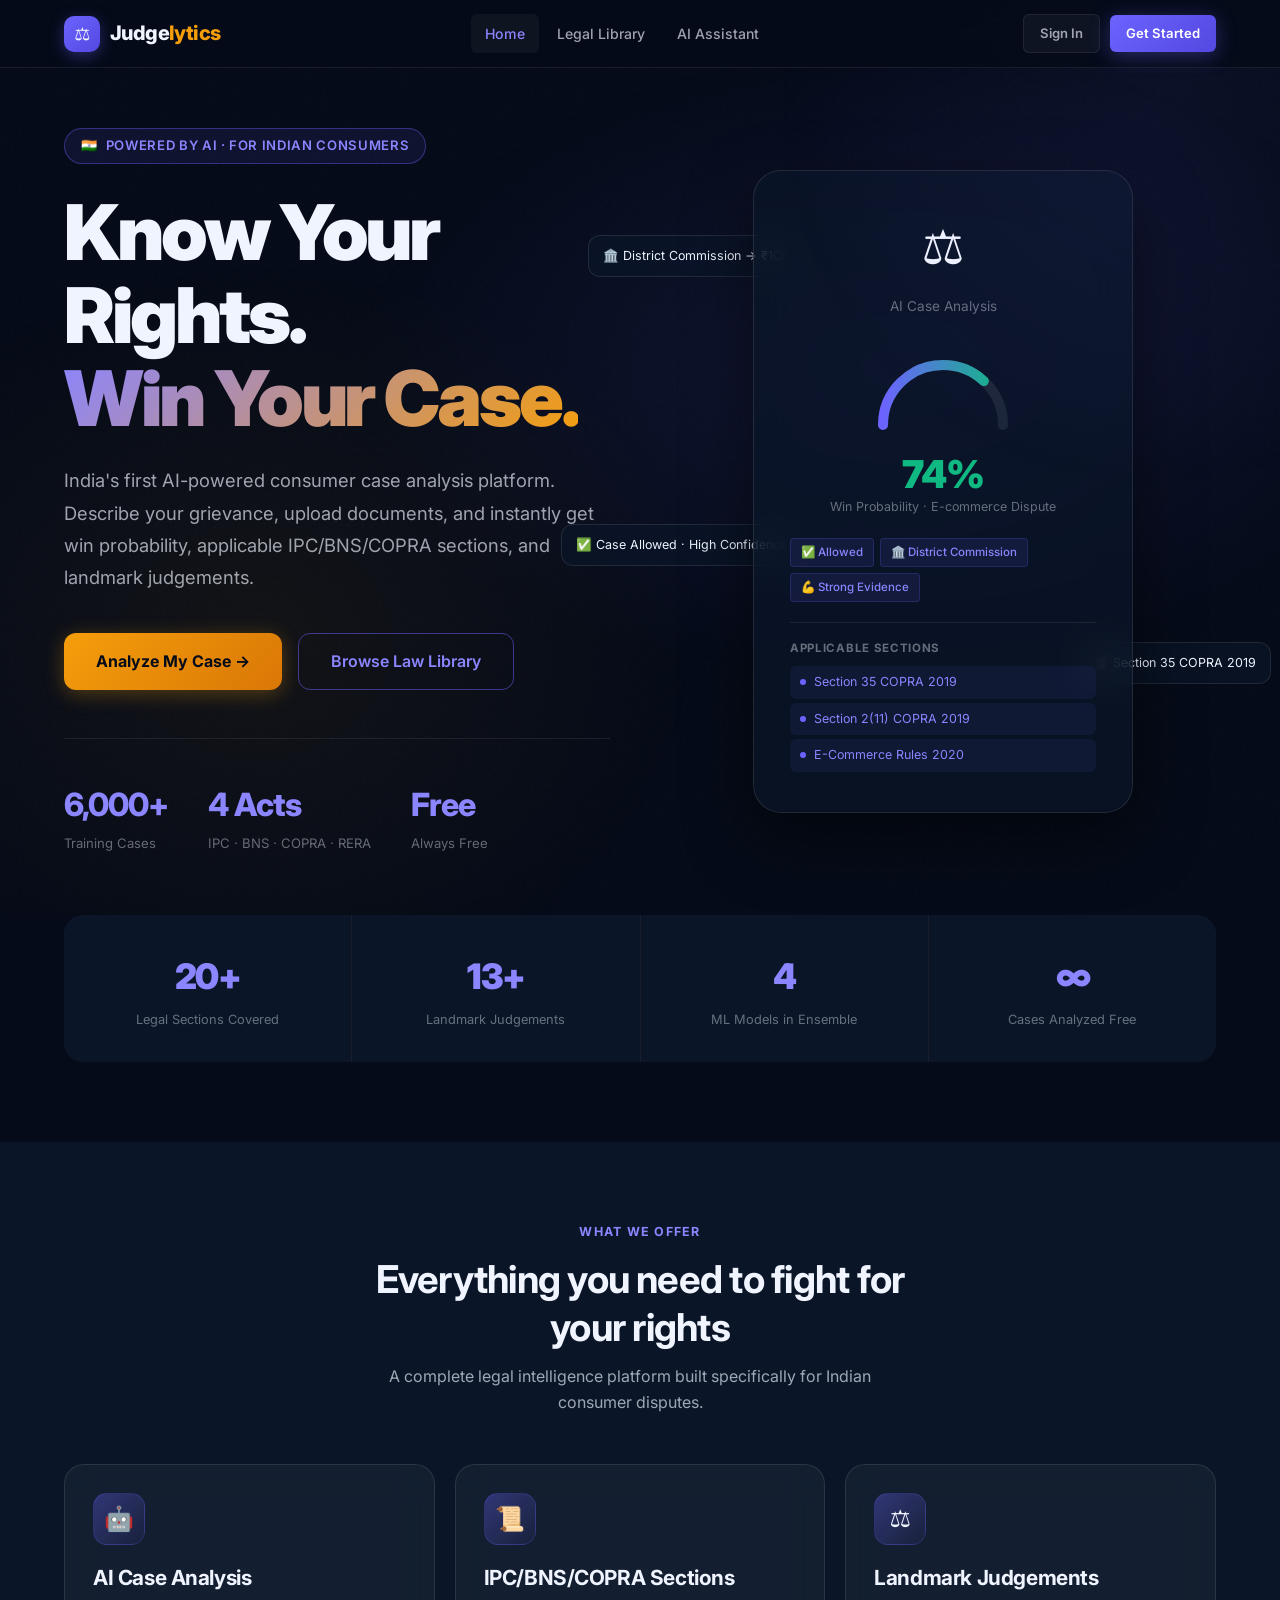
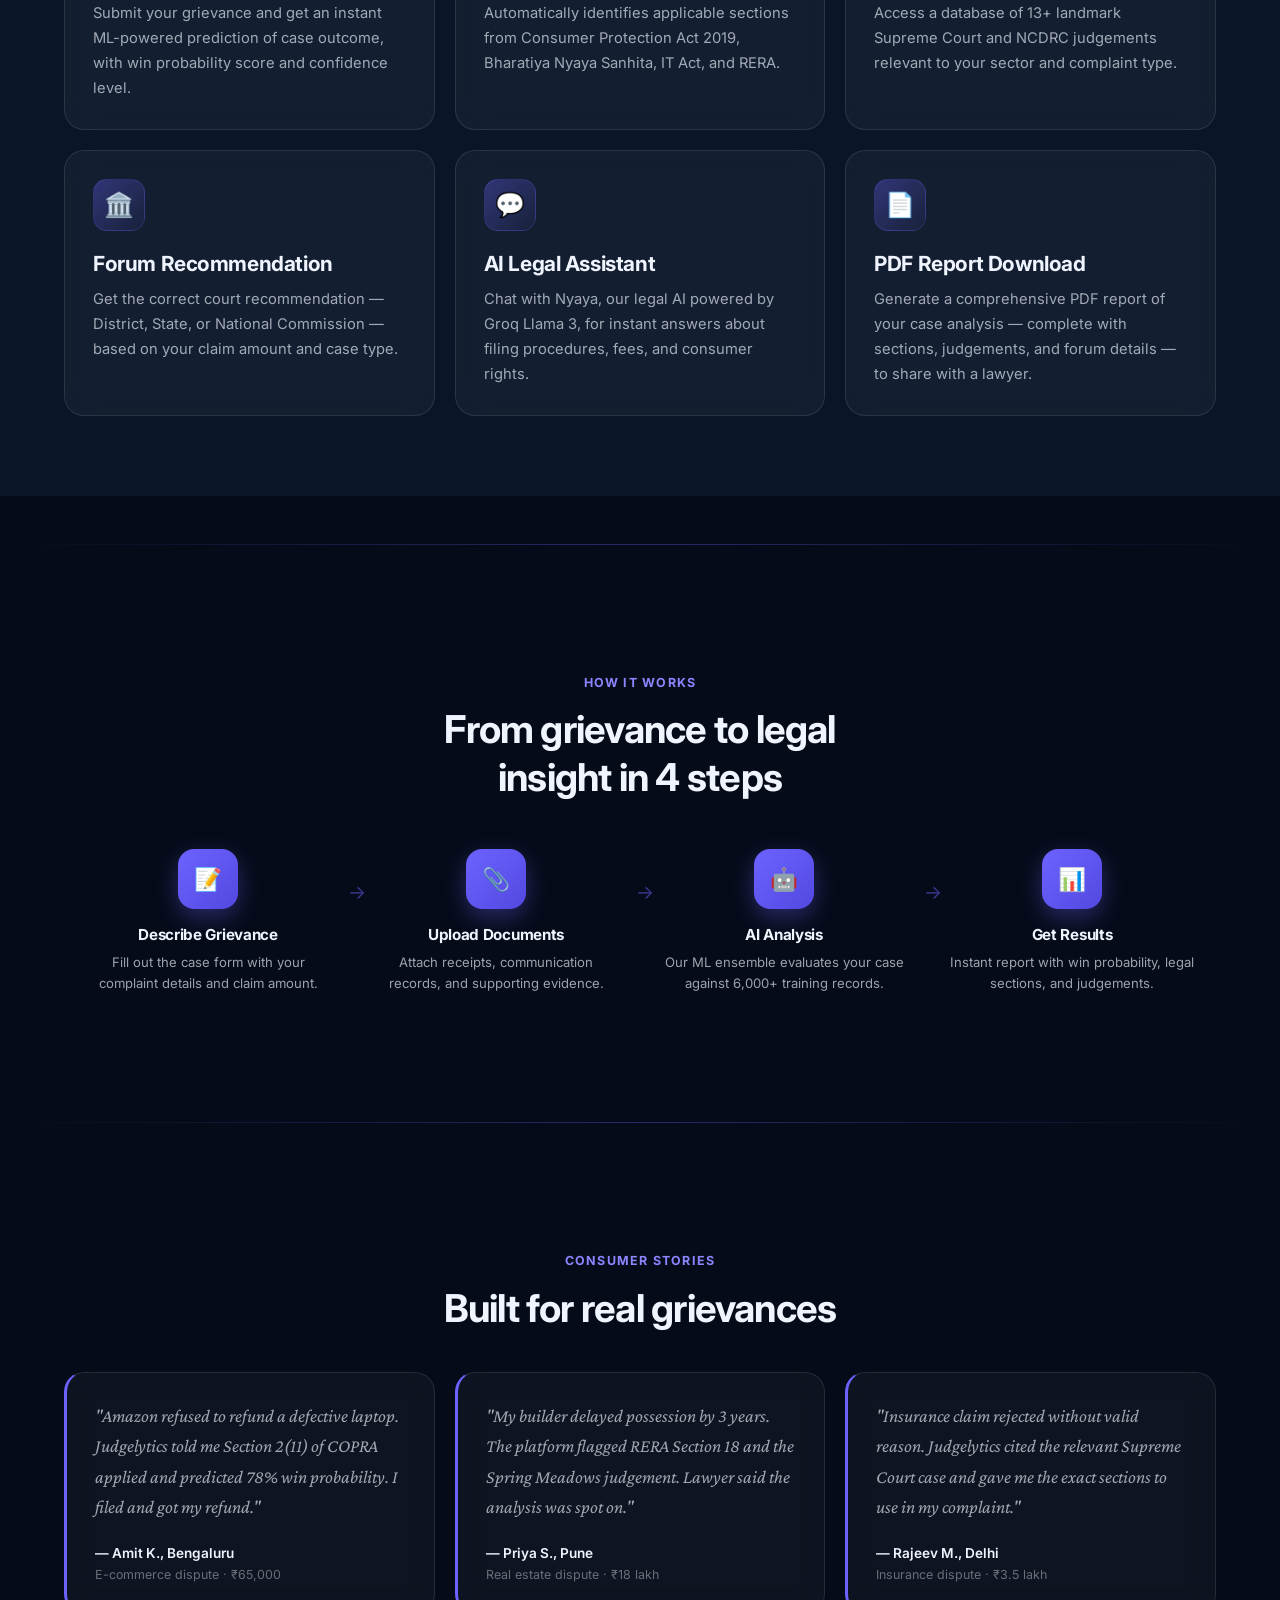
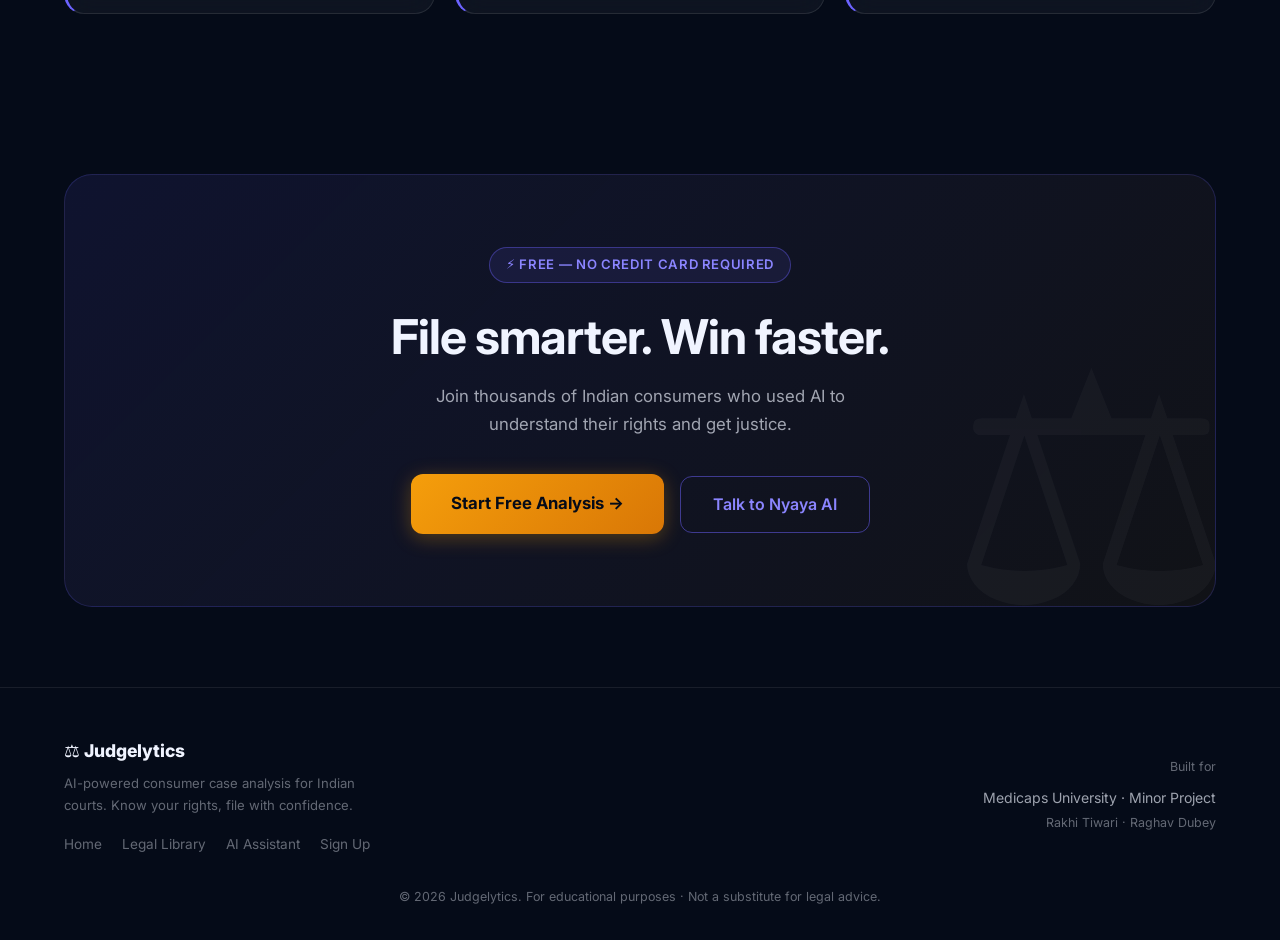
<file: frontend/index.html>
<!DOCTYPE html>
<html lang="en">
<head>
  <meta charset="UTF-8" />
  <meta name="viewport" content="width=device-width, initial-scale=1.0" />
  <title>Judgelytics — AI-Powered Consumer Case Analysis India</title>
  <meta name="description" content="Judgelytics is India's #1 AI legal platform for consumer cases. Submit your grievance, get win probability analysis, applicable IPC/BNS/COPRA sections, and landmark judgements instantly." />
  <link rel="stylesheet" href="css/styles.css" />
  <style>
    /* ── Landing-specific styles ── */
    .nav-cta-group { display: flex; gap: 10px; align-items: center; }

    .hero { padding-top: var(--nav-h); }
    .hero-inner {
      display: grid;
      grid-template-columns: 1fr 1fr;
      gap: 60px;
      align-items: center;
      min-height: calc(100vh - var(--nav-h));
      padding: 60px 0;
    }

    .hero-visual {
      position: relative;
      display: flex;
      align-items: center;
      justify-content: center;
    }

    /* Animated scales of justice SVG card */
    .hero-card {
      background: var(--glass-bg);
      border: 1px solid var(--glass-border);
      border-radius: var(--radius-xl);
      padding: 36px;
      width: 100%;
      max-width: 380px;
      backdrop-filter: blur(20px);
      box-shadow: var(--shadow-lg);
      animation: heroCardFloat 6s ease-in-out infinite;
    }

    @keyframes heroCardFloat {
      0%, 100% { transform: translateY(0); }
      50% { transform: translateY(-12px); }
    }

    .hero-card-header { text-align: center; margin-bottom: 28px; }
    .hero-card-icon { font-size: 3rem; margin-bottom: 8px; }
    .hero-card-title { font-size: 0.85rem; color: var(--text-muted); }

    .gauge-mini {
      position: relative;
      width: 160px;
      height: 90px;
      margin: 0 auto 20px;
    }

    .gauge-mini svg { width: 100%; height: 100%; }

    .prob-value {
      text-align: center;
      font-size: 2.4rem;
      font-weight: 900;
      color: var(--success);
      letter-spacing: -0.04em;
      line-height: 1;
      margin-bottom: 4px;
    }

    .prob-label { text-align: center; font-size: 0.78rem; color: var(--text-muted); }

    .result-tags { display: flex; gap: 6px; flex-wrap: wrap; margin-top: 20px; }
    .result-tags .tag { font-size: 0.72rem; }

    /* Mini case items in hero card */
    .hero-card-section { margin-top: 20px; padding-top: 16px; border-top: 1px solid var(--border); }
    .hero-card-section-title { font-size: 0.72rem; text-transform: uppercase; letter-spacing: .06em; color: var(--text-muted); margin-bottom: 8px; font-weight: 700; }
    .section-chip {
      display: flex; align-items: center; gap: 8px;
      padding: 6px 10px;
      border-radius: 6px;
      background: rgba(108,99,255,0.08);
      margin-bottom: 4px;
      font-size: 0.78rem;
      color: var(--primary-light);
    }
    .section-chip .dot { width: 6px; height: 6px; border-radius: 50%; background: var(--primary); flex-shrink: 0; }

    /* Floating badge cards around hero */
    .hero-float {
      position: absolute;
      background: var(--glass-bg);
      border: 1px solid var(--glass-border);
      border-radius: var(--radius);
      padding: 10px 14px;
      backdrop-filter: blur(16px);
      font-size: 0.78rem;
      white-space: nowrap;
      animation: heroFloat 5s ease-in-out infinite;
    }

    .hero-float-1 { top: 10%; left: -15%; animation-delay: 0s; }
    .hero-float-2 { bottom: 20%; right: -10%; animation-delay: 2s; }
    .hero-float-3 { top: 55%; left: -20%; animation-delay: 1s; }

    @keyframes heroFloat {
      0%, 100% { transform: translateY(0) rotate(-1deg); }
      50% { transform: translateY(-8px) rotate(1deg); }
    }

    /* Feature section */
    .features-section { background: var(--bg-secondary); }

    /* Steps section */
    .how-steps {
      display: grid;
      grid-template-columns: repeat(4, 1fr);
      gap: 0;
      position: relative;
      margin-top: 48px;
    }

    .how-step {
      text-align: center;
      padding: 0 20px;
      position: relative;
    }

    .how-step::after {
      content: '→';
      position: absolute;
      right: -14px;
      top: 28px;
      color: var(--primary);
      font-size: 1.2rem;
      opacity: 0.5;
    }

    .how-step:last-child::after { display: none; }

    .how-step-num {
      width: 60px; height: 60px;
      border-radius: 16px;
      background: linear-gradient(135deg, var(--primary), var(--primary-dark));
      display: flex; align-items: center; justify-content: center;
      font-size: 1.4rem;
      margin: 0 auto 16px;
      box-shadow: 0 8px 24px var(--primary-glow);
    }

    .how-step-title { font-size: 0.95rem; font-weight: 700; margin-bottom: 8px; }
    .how-step-desc { font-size: 0.82rem; color: var(--text-secondary); line-height: 1.6; }

    /* Stats bar */
    .stats-bar {
      display: grid;
      grid-template-columns: repeat(4, 1fr);
      gap: 1px;
      background: var(--border);
      border-radius: var(--radius-lg);
      overflow: hidden;
    }

    .stat-item {
      background: var(--bg-secondary);
      padding: 32px 20px;
      text-align: center;
    }

    .stat-item-num { font-size: 2.2rem; font-weight: 900; color: var(--primary-light); letter-spacing: -.04em; }
    .stat-item-label { font-size: 0.8rem; color: var(--text-muted); margin-top: 4px; }

    /* Testimonial */
    .testimonial-card {
      border-left: 3px solid var(--primary);
      padding: 28px;
    }

    .testimonial-text {
      font-family: 'Crimson Pro', Georgia, serif;
      font-size: 1.15rem;
      line-height: 1.65;
      color: var(--text-secondary);
      font-style: italic;
      margin-bottom: 20px;
    }

    .testimonial-author { font-size: 0.85rem; font-weight: 600; }
    .testimonial-role { font-size: 0.78rem; color: var(--text-muted); }

    /* CTA section */
    .cta-section {
      background: linear-gradient(135deg, rgba(108,99,255,0.1) 0%, rgba(245,158,11,0.05) 100%);
      border: 1px solid rgba(108,99,255,0.2);
      border-radius: var(--radius-xl);
      padding: 72px 48px;
      text-align: center;
      position: relative;
      overflow: hidden;
    }

    .cta-section::before {
      content: '⚖️';
      position: absolute;
      font-size: 20rem;
      opacity: 0.03;
      bottom: -40px;
      right: -20px;
      line-height: 1;
    }

    /* Footer */
    .footer {
      padding: 48px 0 32px;
      border-top: 1px solid var(--border);
      color: var(--text-muted);
    }

    .footer-brand { font-weight: 800; font-size: 1.1rem; color: var(--text-primary); margin-bottom: 8px; }
    .footer-links { display: flex; gap: 20px; margin-top: 16px; }
    .footer-links a { font-size: 0.85rem; color: var(--text-muted); }
    .footer-links a:hover { color: var(--text-primary); }
    .footer-copy { font-size: 0.78rem; margin-top: 32px; text-align: center; }

    @media (max-width: 900px) {
      .hero-inner { grid-template-columns: 1fr; }
      .hero-visual { display: none; }
      .how-steps { grid-template-columns: repeat(2, 1fr); gap: 32px; }
      .how-step::after { display: none; }
      .stats-bar { grid-template-columns: repeat(2, 1fr); }
    }
  </style>
</head>
<body>

<!-- ═══ NAVBAR ═══════════════════════════════════════════════════════ -->
<nav class="navbar" id="navbar">
  <div class="navbar-inner">
    <a href="index.html" class="navbar-brand">
      <div class="brand-icon">⚖️</div>
      <span class="brand-name">Judge<span>lytics</span></span>
    </a>

    <ul class="navbar-links" id="navLinks">
      <li><a href="index.html" class="active">Home</a></li>
      <li><a href="legal-library.html">Legal Library</a></li>
      <li><a href="chat.html">AI Assistant</a></li>
      <li id="navDashboardItem" style="display:none"><a href="dashboard.html">Dashboard</a></li>
    </ul>

    <div class="nav-cta-group" id="navCta">
      <a href="login.html" class="btn btn-ghost btn-sm" id="navLogin">Sign In</a>
      <a href="register.html" class="btn btn-primary btn-sm" id="navRegister">Get Started</a>
    </div>
  </div>
</nav>

<!-- ═══ HERO ══════════════════════════════════════════════════════════ -->
<section class="hero">
  <div class="hero-bg"></div>
  <div class="container">
    <div class="hero-inner">

      <!-- Left: Text -->
      <div class="hero-content">
        <div class="hero-badge animate-in">
          <span>🇮🇳</span> Powered by AI · For Indian Consumers
        </div>

        <h1 class="hero-title animate-in-delay-1">
          Know Your Rights.<br>
          <span class="gradient-text">Win Your Case.</span>
        </h1>

        <p class="hero-desc animate-in-delay-2">
          India's first AI-powered consumer case analysis platform. Describe your grievance, upload documents, and instantly get win probability, applicable IPC/BNS/COPRA sections, and landmark judgements.
        </p>

        <div class="flex gap-16 animate-in-delay-3">
          <a href="register.html" class="btn btn-accent btn-lg" id="heroCtaPrimary">
            Analyze My Case →
          </a>
          <a href="legal-library.html" class="btn btn-outline btn-lg">
            Browse Law Library
          </a>
        </div>

        <div class="hero-stats animate-in-delay-4">
          <div>
            <div class="hero-stat-num">6,000+</div>
            <div class="hero-stat-label">Training Cases</div>
          </div>
          <div>
            <div class="hero-stat-num">4 Acts</div>
            <div class="hero-stat-label">IPC · BNS · COPRA · RERA</div>
          </div>
          <div>
            <div class="hero-stat-num">Free</div>
            <div class="hero-stat-label">Always Free</div>
          </div>
        </div>
      </div>

      <!-- Right: Visual Card -->
      <div class="hero-visual">
        <div class="hero-float hero-float-1">🏛️ District Commission → ₹1Cr</div>
        <div class="hero-float hero-float-2">📋 Section 35 COPRA 2019</div>
        <div class="hero-float hero-float-3">✅ Case Allowed · High Confidence</div>

        <div class="hero-card">
          <div class="hero-card-header">
            <div class="hero-card-icon">⚖️</div>
            <div class="hero-card-title">AI Case Analysis</div>
          </div>

          <!-- Mini animated gauge -->
          <div class="gauge-mini">
            <svg viewBox="0 0 160 90" xmlns="http://www.w3.org/2000/svg">
              <defs>
                <linearGradient id="gaugeGrad" x1="0%" y1="0%" x2="100%" y2="0%">
                  <stop offset="0%" style="stop-color:#6C63FF"/>
                  <stop offset="100%" style="stop-color:#10B981"/>
                </linearGradient>
              </defs>
              <!-- Track -->
              <path d="M 20 80 A 60 60 0 0 1 140 80" fill="none" stroke="rgba(255,255,255,0.08)" stroke-width="10" stroke-linecap="round"/>
              <!-- Fill (74%) -->
              <path id="heroGaugeFill" d="M 20 80 A 60 60 0 0 1 140 80" fill="none" stroke="url(#gaugeGrad)" stroke-width="10" stroke-linecap="round"
                    stroke-dasharray="188" stroke-dashoffset="49"
                    style="transition: stroke-dashoffset 1.5s cubic-bezier(0.4,0,0.2,1)"/>
            </svg>
          </div>

          <div class="prob-value">74%</div>
          <div class="prob-label">Win Probability · E-commerce Dispute</div>

          <div class="result-tags">
            <span class="tag">✅ Allowed</span>
            <span class="tag">🏛️ District Commission</span>
            <span class="tag">💪 Strong Evidence</span>
          </div>

          <div class="hero-card-section">
            <div class="hero-card-section-title">Applicable Sections</div>
            <div class="section-chip"><div class="dot"></div>Section 35 COPRA 2019</div>
            <div class="section-chip"><div class="dot"></div>Section 2(11) COPRA 2019</div>
            <div class="section-chip"><div class="dot"></div>E-Commerce Rules 2020</div>
          </div>
        </div>
      </div>

    </div>
  </div>
</section>

<!-- ═══ STATS BAR ══════════════════════════════════════════════════════ -->
<section style="padding: 0 0 80px 0;">
  <div class="container">
    <div class="stats-bar">
      <div class="stat-item">
        <div class="stat-item-num">20+</div>
        <div class="stat-item-label">Legal Sections Covered</div>
      </div>
      <div class="stat-item">
        <div class="stat-item-num">13+</div>
        <div class="stat-item-label">Landmark Judgements</div>
      </div>
      <div class="stat-item">
        <div class="stat-item-num">4</div>
        <div class="stat-item-label">ML Models in Ensemble</div>
      </div>
      <div class="stat-item">
        <div class="stat-item-num">∞</div>
        <div class="stat-item-label">Cases Analyzed Free</div>
      </div>
    </div>
  </div>
</section>

<!-- ═══ FEATURES ══════════════════════════════════════════════════════ -->
<section class="section-pad features-section">
  <div class="container">
    <div class="section-header text-center" style="max-width:560px; margin: 0 auto 48px;">
      <div class="eyebrow">What We Offer</div>
      <h2>Everything you need to fight for your rights</h2>
      <p style="color:var(--text-secondary); margin-top:12px;">A complete legal intelligence platform built specifically for Indian consumer disputes.</p>
    </div>

    <div class="grid-3" id="featuresGrid">
      <div class="card feature-card">
        <div class="feature-icon">🤖</div>
        <h3 class="feature-title">AI Case Analysis</h3>
        <p class="feature-desc">Submit your grievance and get an instant ML-powered prediction of case outcome, with win probability score and confidence level.</p>
      </div>
      <div class="card feature-card">
        <div class="feature-icon">📜</div>
        <h3 class="feature-title">IPC/BNS/COPRA Sections</h3>
        <p class="feature-desc">Automatically identifies applicable sections from Consumer Protection Act 2019, Bharatiya Nyaya Sanhita, IT Act, and RERA.</p>
      </div>
      <div class="card feature-card">
        <div class="feature-icon">⚖️</div>
        <h3 class="feature-title">Landmark Judgements</h3>
        <p class="feature-desc">Access a database of 13+ landmark Supreme Court and NCDRC judgements relevant to your sector and complaint type.</p>
      </div>
      <div class="card feature-card">
        <div class="feature-icon">🏛️</div>
        <h3 class="feature-title">Forum Recommendation</h3>
        <p class="feature-desc">Get the correct court recommendation — District, State, or National Commission — based on your claim amount and case type.</p>
      </div>
      <div class="card feature-card">
        <div class="feature-icon">💬</div>
        <h3 class="feature-title">AI Legal Assistant</h3>
        <p class="feature-desc">Chat with Nyaya, our legal AI powered by Groq Llama 3, for instant answers about filing procedures, fees, and consumer rights.</p>
      </div>
      <div class="card feature-card">
        <div class="feature-icon">📄</div>
        <h3 class="feature-title">PDF Report Download</h3>
        <p class="feature-desc">Generate a comprehensive PDF report of your case analysis — complete with sections, judgements, and forum details — to share with a lawyer.</p>
      </div>
    </div>
  </div>
</section>

<div class="glow-divider"></div>

<!-- ═══ HOW IT WORKS ═══════════════════════════════════════════════════ -->
<section class="section-pad">
  <div class="container">
    <div class="section-header text-center" style="max-width:500px; margin: 0 auto 0;">
      <div class="eyebrow">How It Works</div>
      <h2>From grievance to legal insight in 4 steps</h2>
    </div>

    <div class="how-steps">
      <div class="how-step">
        <div class="how-step-num">📝</div>
        <h4 class="how-step-title">Describe Grievance</h4>
        <p class="how-step-desc">Fill out the case form with your complaint details and claim amount.</p>
      </div>
      <div class="how-step">
        <div class="how-step-num">📎</div>
        <h4 class="how-step-title">Upload Documents</h4>
        <p class="how-step-desc">Attach receipts, communication records, and supporting evidence.</p>
      </div>
      <div class="how-step">
        <div class="how-step-num">🤖</div>
        <h4 class="how-step-title">AI Analysis</h4>
        <p class="how-step-desc">Our ML ensemble evaluates your case against 6,000+ training records.</p>
      </div>
      <div class="how-step">
        <div class="how-step-num">📊</div>
        <h4 class="how-step-title">Get Results</h4>
        <p class="how-step-desc">Instant report with win probability, legal sections, and judgements.</p>
      </div>
    </div>
  </div>
</section>

<div class="glow-divider"></div>

<!-- ═══ TESTIMONIALS ═══════════════════════════════════════════════════ -->
<section class="section-pad">
  <div class="container">
    <div class="section-header text-center" style="max-width:440px; margin: 0 auto 40px;">
      <div class="eyebrow">Consumer Stories</div>
      <h2>Built for real grievances</h2>
    </div>

    <div class="grid-3">
      <div class="card testimonial-card">
        <p class="testimonial-text">"Amazon refused to refund a defective laptop. Judgelytics told me Section 2(11) of COPRA applied and predicted 78% win probability. I filed and got my refund."</p>
        <div class="testimonial-author">— Amit K., Bengaluru</div>
        <div class="testimonial-role">E-commerce dispute · ₹65,000</div>
      </div>
      <div class="card testimonial-card">
        <p class="testimonial-text">"My builder delayed possession by 3 years. The platform flagged RERA Section 18 and the Spring Meadows judgement. Lawyer said the analysis was spot on."</p>
        <div class="testimonial-author">— Priya S., Pune</div>
        <div class="testimonial-role">Real estate dispute · ₹18 lakh</div>
      </div>
      <div class="card testimonial-card">
        <p class="testimonial-text">"Insurance claim rejected without valid reason. Judgelytics cited the relevant Supreme Court case and gave me the exact sections to use in my complaint."</p>
        <div class="testimonial-author">— Rajeev M., Delhi</div>
        <div class="testimonial-role">Insurance dispute · ₹3.5 lakh</div>
      </div>
    </div>
  </div>
</section>

<!-- ═══ CTA SECTION ════════════════════════════════════════════════════ -->
<section class="section-pad">
  <div class="container">
    <div class="cta-section">
      <div class="hero-badge" style="margin: 0 auto 24px; display:inline-flex;">⚡ Free — No Credit Card Required</div>
      <h2 style="font-size: clamp(2rem, 4vw, 3rem); margin-bottom: 16px;">File smarter. Win faster.</h2>
      <p style="color: var(--text-secondary); max-width: 480px; margin: 0 auto 36px; font-size: 1.05rem;">
        Join thousands of Indian consumers who used AI to understand their rights and get justice.
      </p>
      <div class="flex-center gap-16">
        <a href="register.html" class="btn btn-accent btn-xl" id="ctaRegisterBtn">Start Free Analysis →</a>
        <a href="chat.html" class="btn btn-outline btn-lg">Talk to Nyaya AI</a>
      </div>
    </div>
  </div>
</section>

<!-- ═══ FOOTER ═════════════════════════════════════════════════════════ -->
<footer class="footer">
  <div class="container">
    <div class="flex-between" style="flex-wrap:wrap; gap:32px; margin-bottom:24px;">
      <div>
        <div class="footer-brand">⚖️ Judgelytics</div>
        <p style="font-size:0.82rem; max-width:320px;">AI-powered consumer case analysis for Indian courts. Know your rights, file with confidence.</p>
        <div class="footer-links">
          <a href="index.html">Home</a>
          <a href="legal-library.html">Legal Library</a>
          <a href="chat.html">AI Assistant</a>
          <a href="register.html">Sign Up</a>
        </div>
      </div>
      <div style="text-align:right">
        <div style="font-size:0.78rem; color:var(--text-muted); margin-bottom:8px;">Built for</div>
        <div style="font-size:0.88rem; color:var(--text-secondary);">Medicaps University · Minor Project</div>
        <div style="font-size:0.78rem; color:var(--text-muted); margin-top:4px;">Rakhi Tiwari · Raghav Dubey</div>
      </div>
    </div>
    <div class="footer-copy">
      © 2026 Judgelytics. For educational purposes · Not a substitute for legal advice.
    </div>
  </div>
</footer>

<script src="js/api.js"></script>
<script src="js/auth.js"></script>
<script>
  initNavbar();

  // Update navbar if logged in
  const user = Auth.getUser();
  if (Auth.isLoggedIn() && user) {
    document.getElementById('navLogin').style.display = 'none';
    document.getElementById('navRegister').textContent = 'Dashboard';
    document.getElementById('navRegister').href = 'dashboard.html';
    document.getElementById('navDashboardItem').style.display = '';
    document.getElementById('heroCtaPrimary').href = 'new-case.html';
    document.getElementById('ctaRegisterBtn').href = 'new-case.html';
  }

  // Animate hero gauge on load
  setTimeout(() => {
    const fill = document.getElementById('heroGaugeFill');
    if (fill) {
      fill.style.strokeDashoffset = '49'; // 74% position
    }
  }, 500);

  // Animate feature cards on scroll
  const observer = new IntersectionObserver((entries) => {
    entries.forEach((entry, i) => {
      if (entry.isIntersecting) {
        entry.target.style.animationDelay = (i * 0.08) + 's';
        entry.target.classList.add('animate-in');
      }
    });
  }, { threshold: 0.1 });

  document.querySelectorAll('.feature-card, .how-step, .testimonial-card').forEach(el => observer.observe(el));
</script>
</body>
</html>
</file>
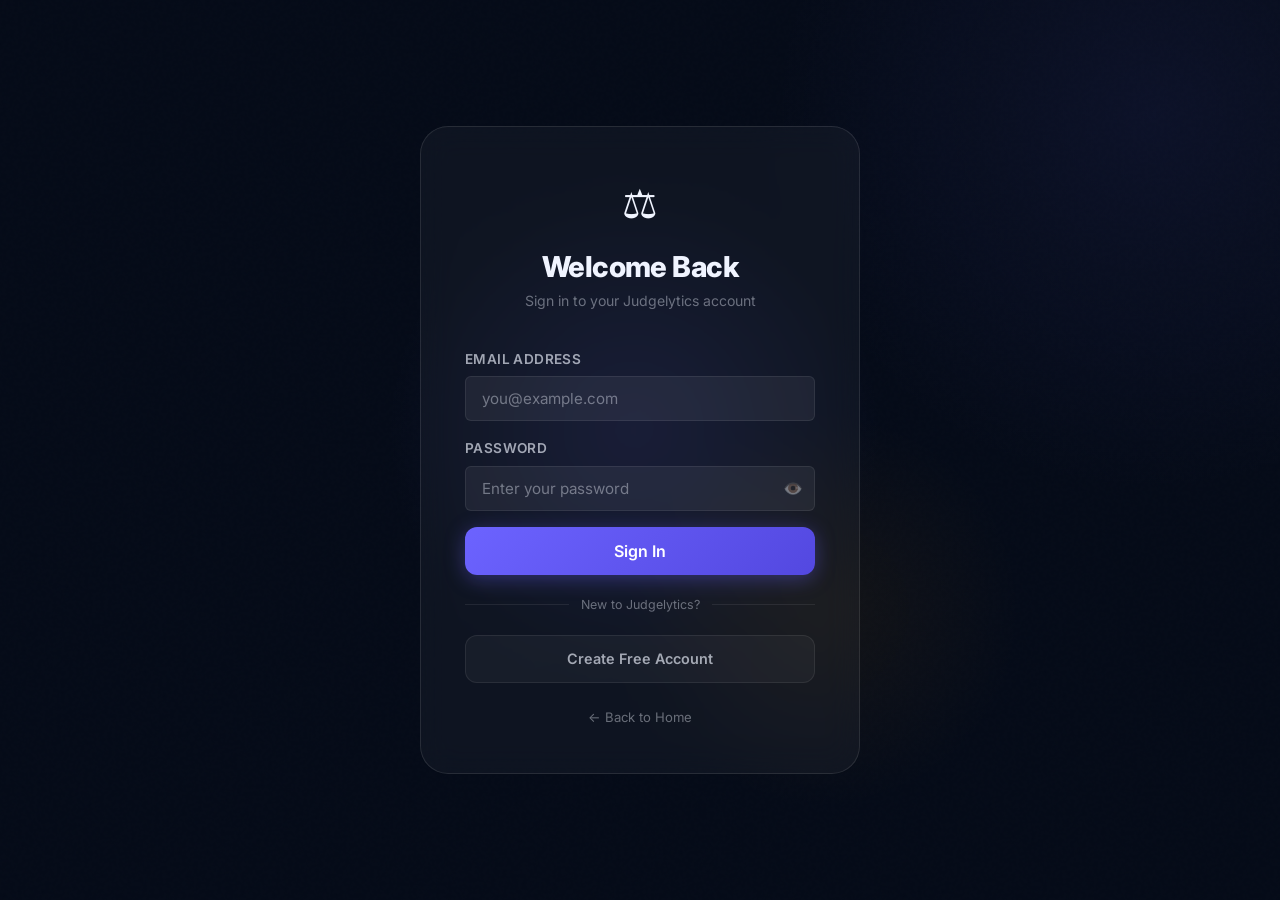
<file: frontend/case-result.html>
<!DOCTYPE html>
<html lang="en">
<head>
  <meta charset="UTF-8" />
  <meta name="viewport" content="width=device-width, initial-scale=1.0" />
  <title>Case Results — Judgelytics</title>
  <meta name="description" content="View your consumer case analysis results — win probability, applicable legal sections, recommended forum, and similar judgements." />
  <link rel="stylesheet" href="css/styles.css" />
  <style>
    /* SVG Gauge */
    .gauge-container {
      display: flex;
      flex-direction: column;
      align-items: center;
      padding: 12px 0;
    }

    .gauge-svg-wrap {
      position: relative;
      width: 240px;
      height: 140px;
    }

    .gauge-svg-wrap svg { width: 100%; height: 100%; }

    .gauge-center-text {
      position: absolute;
      bottom: 8px;
      left: 50%;
      transform: translateX(-50%);
      text-align: center;
    }

    .gauge-pct {
      font-size: 2.8rem;
      font-weight: 900;
      line-height: 1;
      letter-spacing: -0.04em;
    }
    .gauge-sub { font-size: 0.72rem; color: var(--text-muted); margin-top: 2px; }

    /* Info rows */
    .info-row {
      display: flex;
      align-items: flex-start;
      gap: 14px;
      padding: 14px 0;
      border-bottom: 1px solid var(--border);
    }
    .info-row:last-child { border-bottom: none; }
    .info-row-icon { font-size: 1.2rem; flex-shrink: 0; width: 24px; text-align: center; margin-top: 2px; }
    .info-row-label { font-size: 0.76rem; color: var(--text-muted); font-weight: 700; text-transform: uppercase; letter-spacing: .04em; }
    .info-row-value { font-size: 0.95rem; font-weight: 600; margin-top: 2px; }

    /* Section pill */
    .section-pill {
      display: flex;
      align-items: center;
      gap: 10px;
      padding: 12px 16px;
      border-radius: 8px;
      border: 1px solid rgba(108,99,255,0.2);
      background: rgba(108,99,255,0.06);
      margin-bottom: 8px;
      cursor: pointer;
      transition: all var(--transition);
    }
    .section-pill:hover { background: rgba(108,99,255,0.12); border-color: var(--primary); }
    .section-pill-icon { font-size: 1rem; flex-shrink: 0; }
    .section-pill-text { font-size: 0.88rem; font-weight: 600; color: var(--primary-light); }

    /* Judgement mini card */
    .judgement-mini {
      padding: 14px;
      border-radius: var(--radius);
      background: var(--bg-card);
      border: 1px solid var(--border);
      margin-bottom: 10px;
      transition: all var(--transition);
      cursor: pointer;
    }
    .judgement-mini:hover { border-color: var(--accent); background: var(--bg-card-hover); }
    .judgement-mini-title { font-size: .85rem; font-weight: 700; margin-bottom: 4px; }
    .judgement-mini-principle {
      font-family: 'Crimson Pro', Georgia, serif;
      font-style: italic;
      font-size: .9rem;
      color: var(--text-secondary);
      line-height: 1.5;
      border-left: 2px solid var(--accent);
      padding-left: 10px;
      margin-top: 6px;
    }

    /* Timeline step */
    .timeline { display: flex; flex-direction: column; gap: 0; }
    .timeline-item {
      display: flex;
      gap: 14px;
      padding-bottom: 20px;
      position: relative;
    }
    .timeline-item:last-child { padding-bottom: 0; }
    .timeline-item::before {
      content: '';
      position: absolute;
      left: 15px;
      top: 32px;
      bottom: 0;
      width: 1px;
      background: var(--border);
    }
    .timeline-item:last-child::before { display: none; }
    .timeline-dot {
      width: 32px; height: 32px;
      border-radius: 50%;
      background: var(--bg-secondary);
      border: 2px solid var(--primary);
      display: flex; align-items: center; justify-content: center;
      font-size: .85rem;
      flex-shrink: 0;
      position: relative;
      z-index: 1;
    }
    .timeline-content { padding-top: 4px; }
    .timeline-title { font-size: .88rem; font-weight: 700; }
    .timeline-desc { font-size: .8rem; color: var(--text-muted); margin-top: 3px; line-height: 1.5; }

    .result-grid {
      display: grid;
      grid-template-columns: 320px 1fr;
      gap: 24px;
      align-items: start;
    }

    @media (max-width: 900px) {
      .result-grid { grid-template-columns: 1fr; }
    }
  </style>
</head>
<body>

<!-- NAVBAR -->
<nav class="navbar" id="navbar">
  <div class="navbar-inner">
    <a href="index.html" class="navbar-brand">
      <div class="brand-icon">⚖️</div>
      <span class="brand-name">Judge<span>lytics</span></span>
    </a>
    <ul class="navbar-links">
      <li><a href="dashboard.html">Dashboard</a></li>
      <li><a href="new-case.html">New Case</a></li>
      <li><a href="legal-library.html">Legal Library</a></li>
      <li><a href="chat.html">AI Assistant</a></li>
    </ul>
    <div class="flex gap-10" style="align-items:center;">
      <button onclick="Auth.logout()" class="btn btn-ghost btn-sm">Sign Out</button>
    </div>
  </div>
</nav>

<!-- Loading skeleton -->
<div id="loadingState" class="page-pad">
  <div class="container" style="max-width:900px;">
    <div class="skeleton" style="height:32px;width:200px;border-radius:8px;margin-bottom:32px;"></div>
    <div class="result-grid">
      <div class="skeleton" style="height:400px;border-radius:20px;"></div>
      <div class="flex-col gap-16">
        <div class="skeleton" style="height:180px;border-radius:20px;"></div>
        <div class="skeleton" style="height:200px;border-radius:20px;"></div>
      </div>
    </div>
  </div>
</div>

<!-- Main content (hidden until loaded) -->
<main id="mainContent" class="page-pad" style="display:none;position:relative;z-index:1;">
  <div class="container" style="max-width:960px;">

    <div class="mb-24 flex-between" style="flex-wrap:wrap;gap:12px;">
      <div>
        <a href="dashboard.html" style="font-size:.85rem;color:var(--text-muted);">← Back to Dashboard</a>
        <h2 style="margin-top:8px;">Case Analysis Results</h2>
        <p style="font-size:.85rem;color:var(--text-muted);margin-top:4px;" id="caseIdLabel"></p>
      </div>
      <div class="flex gap-10">
        <button class="btn btn-ghost btn-sm" onclick="window.location.href='new-case.html'">+ New Case</button>
        <button class="btn btn-outline btn-sm" id="downloadBtn">📄 Download PDF Report</button>
      </div>
    </div>

    <div class="result-grid">

      <!-- LEFT: Gauge + Quick Info -->
      <div class="flex-col gap-20">

        <!-- Win Probability Gauge -->
        <div class="card card-lg" style="text-align:center;">
          <div style="font-size:.75rem;font-weight:700;text-transform:uppercase;letter-spacing:.06em;color:var(--text-muted);margin-bottom:16px;">Win Probability</div>

          <div class="gauge-container">
            <div class="gauge-svg-wrap">
              <svg viewBox="0 0 240 140" xmlns="http://www.w3.org/2000/svg">
                <defs>
                  <linearGradient id="gaugeFill" x1="0%" y1="0%" x2="100%" y2="0%">
                    <stop offset="0%" stop-color="#EF4444" />
                    <stop offset="50%" stop-color="#F59E0B" />
                    <stop offset="100%" stop-color="#10B981" />
                  </linearGradient>
                </defs>
                <!-- Track -->
                <path d="M 30 120 A 90 90 0 0 1 210 120"
                      fill="none" stroke="rgba(255,255,255,0.07)" stroke-width="18" stroke-linecap="round"/>
                <!-- Colored fill -->
                <path id="gaugeArc" d="M 30 120 A 90 90 0 0 1 210 120"
                      fill="none" stroke="url(#gaugeFill)" stroke-width="18" stroke-linecap="round"
                      stroke-dasharray="283" stroke-dashoffset="283"
                      style="transition: stroke-dashoffset 1.8s cubic-bezier(0.4,0,0.2,1);"/>
                <!-- Needle indicator -->
                <circle id="gaugeNeedle" cx="30" cy="120" r="6" fill="#fff"
                        style="transition: all 1.8s cubic-bezier(0.4,0,0.2,1);"/>
              </svg>

              <div class="gauge-center-text">
                <div class="gauge-pct" id="gaugePct">—</div>
                <div class="gauge-sub">Win Probability</div>
              </div>
            </div>
          </div>

          <div class="flex-center gap-12 mt-8">
            <span id="outcomeBadge"></span>
            <span id="confidenceBadge"></span>
          </div>
        </div>

        <!-- Quick Stats -->
        <div class="card">
          <div class="info-row">
            <div class="info-row-icon">🏛️</div>
            <div>
              <div class="info-row-label">Recommended Forum</div>
              <div class="info-row-value" id="infoForum">—</div>
            </div>
          </div>
          <div class="info-row">
            <div class="info-row-icon">💰</div>
            <div>
              <div class="info-row-label">Estimated Filing Fee</div>
              <div class="info-row-value" id="infoFee">—</div>
            </div>
          </div>
          <div class="info-row">
            <div class="info-row-icon">💪</div>
            <div>
              <div class="info-row-label">Evidence Strength</div>
              <div class="info-row-value" id="infoEvidence">—</div>
            </div>
          </div>
          <div class="info-row">
            <div class="info-row-icon">📚</div>
            <div>
              <div class="info-row-label">Similar Cases in DB</div>
              <div class="info-row-value" id="infoSimilar">—</div>
            </div>
          </div>
          <div class="info-row">
            <div class="info-row-icon">🤖</div>
            <div>
              <div class="info-row-label">Models Used</div>
              <div class="info-row-value" style="font-size:.82rem;color:var(--text-muted);" id="infoModels">—</div>
            </div>
          </div>
        </div>

        <!-- Next Steps -->
        <div class="card">
          <h4 style="margin-bottom:20px;">📋 Recommended Next Steps</h4>
          <div class="timeline" id="nextSteps"></div>
        </div>

      </div>

      <!-- RIGHT: Sections + Judgements + Actions -->
      <div class="flex-col gap-20">

        <!-- Applicable Legal Sections -->
        <div class="card">
          <h4 style="margin-bottom:4px;">📜 Applicable Legal Sections</h4>
          <p style="font-size:.82rem;color:var(--text-muted);margin-bottom:20px;">Sections of IPC/BNS/COPRA relevant to your case</p>
          <div id="sectionsList"></div>
          <a href="legal-library.html" class="btn btn-ghost btn-sm mt-16" style="display:inline-flex;">Browse Full Law Library →</a>
        </div>

        <!-- Similar Landmark Judgements -->
        <div class="card">
          <h4 style="margin-bottom:4px;">⚖️ Relevant Landmark Judgements</h4>
          <p style="font-size:.82rem;color:var(--text-muted);margin-bottom:20px;">Similar cases decided by Indian consumer courts</p>
          <div id="judgementsList"></div>
          <a href="legal-library.html#judgements" class="btn btn-ghost btn-sm mt-16" style="display:inline-flex;">View All Judgements →</a>
        </div>

        <!-- Disclaimer -->
        <div style="background:rgba(245,158,11,0.06);border:1px solid rgba(245,158,11,0.2);border-radius:var(--radius);padding:16px 20px;">
          <div style="font-weight:700;font-size:.85rem;color:var(--accent);margin-bottom:6px;">⚠️ Educational Disclaimer</div>
          <p style="font-size:.8rem;color:var(--text-secondary);line-height:1.6;">
            This analysis is generated by AI trained on historical data and is for educational purposes only.
            Win probability is a statistical estimate, not a legal guarantee. Please consult a qualified consumer
            law advocate before filing a case.
          </p>
        </div>

      </div>
    </div>
  </div>
</main>

<script src="js/api.js"></script>
<script src="js/auth.js"></script>
<script>
  if (!Auth.requireAuth()) throw '';
  initNavbar();

  const caseId = new URLSearchParams(window.location.search).get('id');
  if (!caseId) window.location.href = 'dashboard.html';

  // ── Animate gauge ──────────────────────────────────────────────
  function animateGauge(pct) {
    const arc = document.getElementById('gaugeArc');
    const needle = document.getElementById('gaugeNeedle');
    const total = 283;
    const offset = total - (total * pct / 100);

    setTimeout(() => {
      arc.style.strokeDashoffset = offset;

      // Move needle along arc
      const angle = -180 + (180 * pct / 100);
      const rad = (angle * Math.PI) / 180;
      const cx = 120 + 90 * Math.cos(rad);
      const cy = 120 + 90 * Math.sin(rad);
      needle.setAttribute('cx', cx.toFixed(1));
      needle.setAttribute('cy', cy.toFixed(1));
    }, 200);

    // Count-up animation
    const el = document.getElementById('gaugePct');
    let current = 0;
    const step = pct / 60;
    const color = pct >= 65 ? 'var(--success)' : pct >= 45 ? 'var(--accent)' : 'var(--danger-light)';
    el.style.color = color;
    arc.style.stroke = color;
    needle.style.fill = color;

    const timer = setInterval(() => {
      current = Math.min(current + step, pct);
      el.textContent = Math.round(current) + '%';
      if (current >= pct) clearInterval(timer);
    }, 16);
  }

  // ── Next steps based on outcome ────────────────────────────────
  function buildNextSteps(outcome, forum, fee) {
    const steps = [
      { icon: '📝', title: 'Collect All Evidence', desc: 'Gather purchase receipts, invoices, warranty cards, email/WhatsApp correspondence, and photos of defective products.' },
      { icon: '📧', title: 'Send Legal Notice', desc: `Send a registered notice to the opposite party giving 15-30 days to resolve. Keep proof of delivery.` },
      { icon: '💻', title: 'File Online at eDaakhil', desc: `Visit edaakhil.nic.in to file your complaint digitally at the ${forum}. Filing fee: ${fee}.` },
      { icon: '⚖️', title: 'Attend Hearings', desc: 'Appear on scheduled hearing dates with all original documents. You can represent yourself (no lawyer mandatory for District Commission).' },
    ];

    if (outcome === 'Allowed' || outcome === 'Partially Allowed') {
      steps.push({ icon: '🏆', title: 'Enforce the Order', desc: 'If order is in your favor, file an Execution Application if the opposite party fails to comply within 30 days.' });
    }

    const container = document.getElementById('nextSteps');
    steps.forEach(s => {
      container.innerHTML += `
        <div class="timeline-item">
          <div class="timeline-dot">${s.icon}</div>
          <div class="timeline-content">
            <div class="timeline-title">${s.title}</div>
            <div class="timeline-desc">${s.desc}</div>
          </div>
        </div>
      `;
    });
  }

  // ── Render sections ────────────────────────────────────────────
  function renderSections(sections) {
    const container = document.getElementById('sectionsList');
    if (!sections || !sections.length) {
      container.innerHTML = '<p style="color:var(--text-muted);font-size:.88rem;">No applicable sections identified.</p>';
      return;
    }
    sections.forEach(s => {
      container.innerHTML += `
        <div class="section-pill" onclick="window.location.href='legal-library.html'">
          <span class="section-pill-icon">📜</span>
          <span class="section-pill-text">${s}</span>
          <span style="margin-left:auto;color:var(--text-muted);font-size:.8rem;">→</span>
        </div>
      `;
    });
  }

  // ── Render judgements ──────────────────────────────────────────
  async function renderJudgements(sector) {
    try {
      const data = await LegalAPI.judgements('', sector, '');
      const container = document.getElementById('judgementsList');
      const items = data.judgements.slice(0, 3);

      if (!items.length) {
        container.innerHTML = '<p style="color:var(--text-muted);font-size:.88rem;">Explore the legal library for relevant judgements.</p>';
        return;
      }

      items.forEach(j => {
        container.innerHTML += `
          <div class="judgement-mini" onclick="window.location.href='legal-library.html#j-${j.id}'">
            <div style="display:flex;align-items:center;gap:8px;margin-bottom:4px;">
              <span style="font-size:.72rem;color:var(--text-muted);text-transform:uppercase;letter-spacing:.04em;">${j.court} · ${j.year}</span>
              ${Utils.outcomeBadge(j.outcome)}
            </div>
            <div class="judgement-mini-title">${j.title}</div>
            <div class="judgement-mini-principle">${j.key_principle}</div>
          </div>
        `;
      });
    } catch {}
  }

  // ── Download PDF ───────────────────────────────────────────────
  document.getElementById('downloadBtn').addEventListener('click', async () => {
    const btn = document.getElementById('downloadBtn');
    btn.disabled = true;
    btn.textContent = '⏳ Generating…';

    try {
      const report = await ReportAPI.generate(caseId);
      const blob   = await ReportAPI.downloadDirect(report.report_id);
      Utils.downloadBlob(blob, report.file_name);
      Toast.success('PDF Downloaded!', 'Your case report has been saved.');
    } catch (err) {
      Toast.error('Download failed', err.message);
    } finally {
      btn.disabled = false;
      btn.textContent = '📄 Download PDF Report';
    }
  });

  // ── Load case data ─────────────────────────────────────────────
  async function loadCase() {
    try {
      const data = await CaseAPI.detail(caseId);
      const pred = data.prediction;

      document.getElementById('loadingState').style.display = 'none';
      document.getElementById('mainContent').style.display = '';
      document.getElementById('caseIdLabel').textContent = `Case ID: ${data.case_id} · ${Utils.formatDateTime(data.created_at)}`;

      // Gauge
      animateGauge(pred.win_probability_pct || 0);

      // Badges
      document.getElementById('outcomeBadge').outerHTML = `<span id="outcomeBadge">${Utils.outcomeBadge(pred.outcome)}</span>`;
      document.getElementById('confidenceBadge').outerHTML = `<span id="confidenceBadge">${Utils.confidenceBadge(pred.confidence)}</span>`;

      // Info rows
      document.getElementById('infoForum').textContent    = pred.recommended_forum || '—';
      document.getElementById('infoFee').textContent      = pred.filing_fee || '—';
      document.getElementById('infoSimilar').textContent  = `${pred.similar_cases_count || 0} cases`;
      document.getElementById('infoModels').textContent   = (pred.models_used || []).join(', ') || '—';

      // Evidence strength with color
      const evStr = pred.evidence_strength || '—';
      const evColor = { Strong: 'var(--success)', Moderate: 'var(--accent)', Weak: 'var(--danger-light)' }[evStr] || 'var(--text-primary)';
      document.getElementById('infoEvidence').innerHTML = `<span style="color:${evColor}">${evStr}</span>`;

      // Sections
      renderSections(pred.applicable_sections);

      // Next steps
      buildNextSteps(pred.outcome, pred.recommended_forum, pred.filing_fee);

      // Judgements (best-effort)
      renderJudgements('');
      document.title = `${data.case_id} Results — Judgelytics`;

    } catch (err) {
      document.getElementById('loadingState').innerHTML = `
        <div class="container" style="max-width:600px">
          <div class="empty-state">
            <div class="empty-icon">❌</div>
            <div class="empty-title">Could not load case</div>
            <div class="empty-sub">${err.message}</div>
            <a href="dashboard.html" class="btn btn-primary mt-16">Back to Dashboard</a>
          </div>
        </div>`;
    }
  }

  loadCase();
</script>
</body>
</html>
</file>
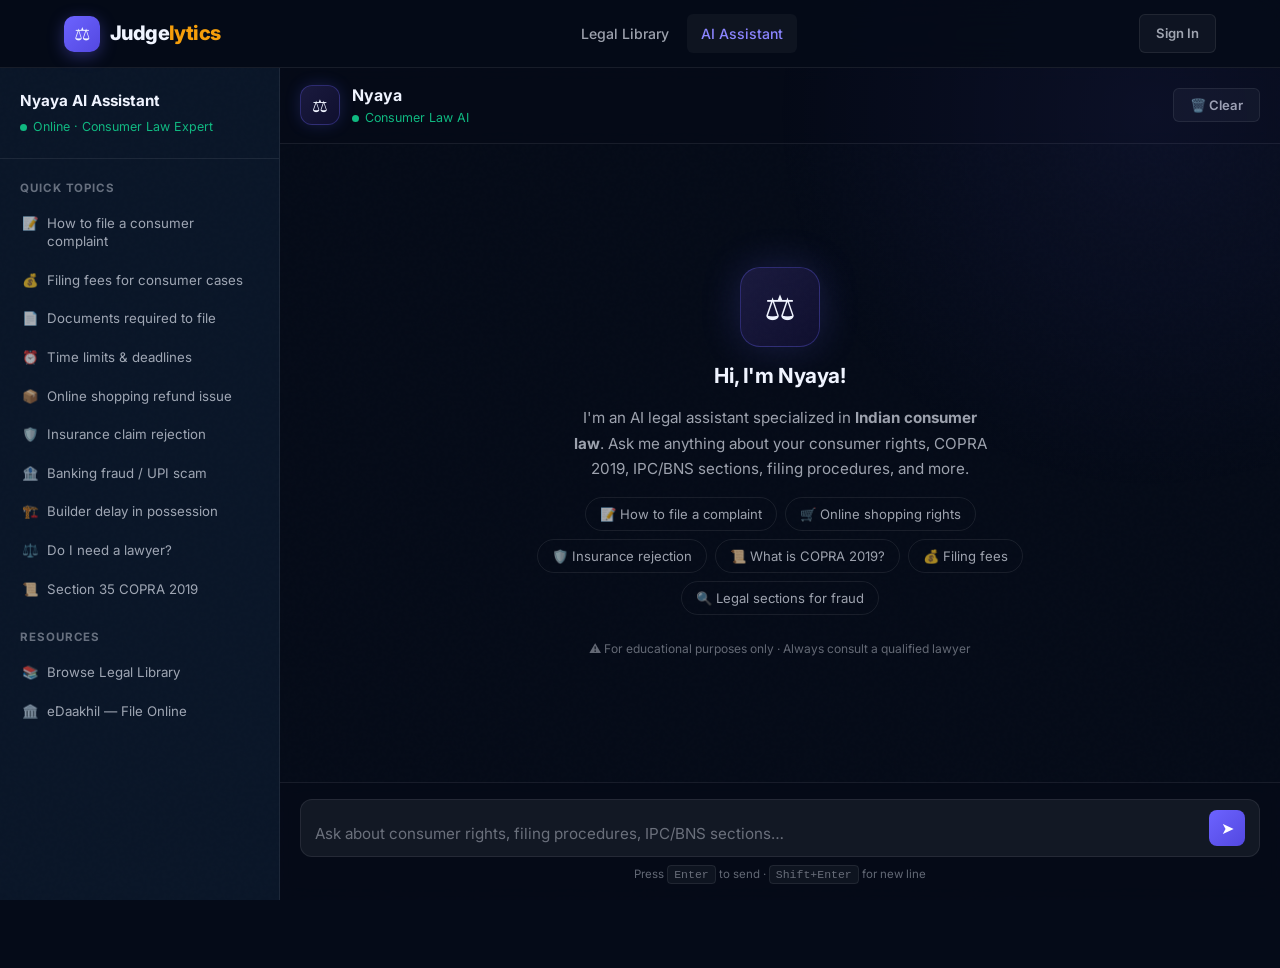
<file: frontend/chat.html>
<!DOCTYPE html>
<html lang="en">
<head>
  <meta charset="UTF-8" />
  <meta name="viewport" content="width=device-width, initial-scale=1.0" />
  <title>Nyaya AI Legal Assistant — Judgelytics</title>
  <meta name="description" content="Chat with Nyaya, an AI legal assistant specialized in Indian consumer law, COPRA 2019, IPC/BNS sections, and court filing procedures." />
  <link rel="stylesheet" href="css/styles.css" />
  <style>
    body { overflow: hidden; }

    .chat-layout {
      display: grid;
      grid-template-columns: 280px 1fr;
      height: calc(100vh - var(--nav-h));
      margin-top: var(--nav-h);
    }

    /* Sidebar */
    .chat-sidebar {
      background: var(--bg-secondary);
      border-right: 1px solid var(--border);
      display: flex;
      flex-direction: column;
      overflow: hidden;
    }

    .chat-sidebar-header {
      padding: 20px;
      border-bottom: 1px solid var(--border);
    }

    .quick-prompts { overflow-y: auto; flex: 1; padding: 12px; }
    .quick-prompt-title {
      font-size: .72rem;
      font-weight: 700;
      text-transform: uppercase;
      letter-spacing: .08em;
      color: var(--text-muted);
      padding: 8px 8px 6px;
    }

    .qp-btn {
      width: 100%;
      text-align: left;
      background: none;
      border: none;
      padding: 10px 10px;
      border-radius: 8px;
      color: var(--text-secondary);
      font-size: .83rem;
      font-family: 'Inter', sans-serif;
      cursor: pointer;
      transition: all var(--transition);
      line-height: 1.4;
      display: flex;
      gap: 8px;
      align-items: flex-start;
    }
    .qp-btn:hover { background: var(--bg-card); color: var(--text-primary); }
    .qp-btn .qp-icon { flex-shrink: 0; }

    /* Header bar of chat */
    .chat-topbar {
      padding: 14px 20px;
      border-bottom: 1px solid var(--border);
      display: flex;
      align-items: center;
      gap: 12px;
      background: rgba(5,11,24,0.8);
      backdrop-filter: blur(10px);
    }

    .nyaya-avatar {
      width: 40px; height: 40px;
      border-radius: 12px;
      background: linear-gradient(135deg, #1a1a3e, #0f0f2e);
      border: 1px solid rgba(108,99,255,0.3);
      display: flex; align-items: center; justify-content: center;
      font-size: 1.1rem;
      box-shadow: 0 0 16px rgba(108,99,255,0.2);
      animation: pulse-glow 3s ease-in-out infinite;
    }

    .nyaya-status {
      display: flex; align-items: center; gap: 6px;
      font-size: .78rem; color: var(--success);
    }
    .nyaya-status .dot { width: 7px; height: 7px; border-radius: 50%; background: var(--success); animation: blink 2s ease-in-out infinite; }
    @keyframes blink { 0%,100% { opacity: 1; } 50% { opacity: 0.3; } }

    /* Welcome message */
    .welcome-msg {
      display: flex;
      flex-direction: column;
      align-items: center;
      justify-content: center;
      flex: 1;
      padding: 40px 20px;
      text-align: center;
      gap: 16px;
    }

    .welcome-icon {
      width: 80px; height: 80px;
      border-radius: 20px;
      background: linear-gradient(135deg, #1a1a3e, #0f0f2e);
      border: 1px solid rgba(108,99,255,0.3);
      display: flex; align-items: center; justify-content: center;
      font-size: 2.2rem;
      box-shadow: 0 0 40px rgba(108,99,255,0.2);
    }

    .welcome-chips {
      display: flex; flex-wrap: wrap; gap: 8px;
      justify-content: center;
      max-width: 500px;
    }

    .welcome-chip {
      padding: 8px 14px;
      border: 1px solid var(--border);
      border-radius: 20px;
      font-size: .82rem;
      cursor: pointer;
      transition: all var(--transition);
      color: var(--text-secondary);
      background: none;
      font-family: 'Inter', sans-serif;
    }

    .welcome-chip:hover {
      border-color: var(--primary);
      background: rgba(108,99,255,0.08);
      color: var(--text-primary);
    }

    @media (max-width: 768px) {
      .chat-layout { grid-template-columns: 1fr; }
      .chat-sidebar { display: none; }
      body { overflow: auto; }
    }
  </style>
</head>
<body>

<!-- NAVBAR -->
<nav class="navbar" id="navbar">
  <div class="navbar-inner">
    <a href="index.html" class="navbar-brand">
      <div class="brand-icon">⚖️</div>
      <span class="brand-name">Judge<span>lytics</span></span>
    </a>
    <ul class="navbar-links">
      <li><a href="dashboard.html" id="navDashboard" style="display:none">Dashboard</a></li>
      <li><a href="legal-library.html">Legal Library</a></li>
      <li><a href="chat.html" class="active">AI Assistant</a></li>
    </ul>
    <div class="flex gap-10" style="align-items:center;">
      <a href="login.html" class="btn btn-ghost btn-sm" id="navLogin">Sign In</a>
      <button onclick="Auth.logout()" class="btn btn-ghost btn-sm" id="navLogout" style="display:none">Sign Out</button>
    </div>
  </div>
</nav>

<div class="chat-layout">

  <!-- Sidebar: Quick prompts -->
  <aside class="chat-sidebar">
    <div class="chat-sidebar-header">
      <div style="font-weight:700;font-size:.95rem;margin-bottom:4px;">Nyaya AI Assistant</div>
      <div class="nyaya-status"><div class="dot"></div> Online · Consumer Law Expert</div>
    </div>

    <div class="quick-prompts">
      <div class="quick-prompt-title">Quick Topics</div>

      <button class="qp-btn" onclick="sendQuick('How do I file a consumer complaint in India?')">
        <span class="qp-icon">📝</span> How to file a consumer complaint
      </button>
      <button class="qp-btn" onclick="sendQuick('What filing fees do I need to pay at the consumer commission?')">
        <span class="qp-icon">💰</span> Filing fees for consumer cases
      </button>
      <button class="qp-btn" onclick="sendQuick('What documents do I need to file a consumer complaint?')">
        <span class="qp-icon">📄</span> Documents required to file
      </button>
      <button class="qp-btn" onclick="sendQuick('What is the limitation period to file a consumer complaint?')">
        <span class="qp-icon">⏰</span> Time limits & deadlines
      </button>
      <button class="qp-btn" onclick="sendQuick('I bought a defective product online and the seller is not giving a refund. What can I do?')">
        <span class="qp-icon">📦</span> Online shopping refund issue
      </button>
      <button class="qp-btn" onclick="sendQuick('My insurance claim was rejected without proper reason. What are my rights?')">
        <span class="qp-icon">🛡️</span> Insurance claim rejection
      </button>
      <button class="qp-btn" onclick="sendQuick('My bank account was hacked and money was transferred. What should I do?')">
        <span class="qp-icon">🏦</span> Banking fraud / UPI scam
      </button>
      <button class="qp-btn" onclick="sendQuick('The builder has delayed possession of my flat by 2 years. What are my options?')">
        <span class="qp-icon">🏗️</span> Builder delay in possession
      </button>
      <button class="qp-btn" onclick="sendQuick('Can I represent myself at the consumer court without a lawyer?')">
        <span class="qp-icon">⚖️</span> Do I need a lawyer?
      </button>
      <button class="qp-btn" onclick="sendQuick('What is Section 35 of COPRA 2019?')">
        <span class="qp-icon">📜</span> Section 35 COPRA 2019
      </button>

      <div class="quick-prompt-title" style="margin-top:12px;">Resources</div>
      <a href="legal-library.html" class="qp-btn" style="text-decoration:none;">
        <span class="qp-icon">📚</span> Browse Legal Library
      </a>
      <a href="new-case.html" id="sidebarNewCase" class="qp-btn" style="text-decoration:none;display:none;">
        <span class="qp-icon">📊</span> Analyze My Case
      </a>
      <a href="https://edaakhil.nic.in" target="_blank" class="qp-btn" style="text-decoration:none;">
        <span class="qp-icon">🏛️</span> eDaakhil — File Online
      </a>
    </div>
  </aside>

  <!-- Chat main -->
  <div class="chat-main">

    <!-- Top bar -->
    <div class="chat-topbar">
      <div class="nyaya-avatar">⚖️</div>
      <div style="flex:1;">
        <div style="font-weight:700;">Nyaya</div>
        <div class="nyaya-status"><div class="dot"></div> Consumer Law AI</div>
      </div>
      <button class="btn btn-ghost btn-sm" onclick="clearChat()">🗑️ Clear</button>
    </div>

    <!-- Messages -->
    <div class="chat-messages" id="chatMessages">

      <!-- Welcome state (shown when no messages) -->
      <div class="welcome-msg" id="welcomeMsg">
        <div class="welcome-icon">⚖️</div>
        <h3 style="font-size:1.3rem;">Hi, I'm Nyaya!</h3>
        <p style="color:var(--text-secondary);max-width:420px;line-height:1.65;font-size:.95rem;">
          I'm an AI legal assistant specialized in <strong>Indian consumer law</strong>.
          Ask me anything about your consumer rights, COPRA 2019, IPC/BNS sections,
          filing procedures, and more.
        </p>
        <div class="welcome-chips">
          <button class="welcome-chip" onclick="sendQuick('How do I file a consumer complaint?')">📝 How to file a complaint</button>
          <button class="welcome-chip" onclick="sendQuick('What are my rights as an online shopper in India?')">🛒 Online shopping rights</button>
          <button class="welcome-chip" onclick="sendQuick('My insurance claim was rejected. What can I do?')">🛡️ Insurance rejection</button>
          <button class="welcome-chip" onclick="sendQuick('What is COPRA 2019?')">📜 What is COPRA 2019?</button>
          <button class="welcome-chip" onclick="sendQuick('What filing fee do I need to pay at the District Consumer Commission?')">💰 Filing fees</button>
          <button class="welcome-chip" onclick="sendQuick('I was cheated by an online seller. What sections apply?')">🔍 Legal sections for fraud</button>
        </div>
        <p style="font-size:.75rem;color:var(--text-muted);margin-top:8px;">
          ⚠️ For educational purposes only · Always consult a qualified lawyer
        </p>
      </div>

      <!-- Typing indicator — MUST be inside chatMessages for insertBefore to work -->
      <div id="typingRow" style="display:none;padding:0 20px 12px;">
        <div class="msg-row" style="align-self:flex-start;">
          <div class="msg-avatar bot-avatar">⚖️</div>
          <div class="msg-bubble" style="background:var(--bg-card);border:1px solid var(--border);padding:14px 18px;">
            <div class="chat-typing">
              <div class="typing-dot"></div>
              <div class="typing-dot"></div>
              <div class="typing-dot"></div>
            </div>
          </div>
        </div>
      </div>

    </div>

    <!-- Input area -->
    <div class="chat-input-area">
      <div class="chat-input-row">
        <textarea class="chat-input" id="chatInput" rows="1"
                  placeholder="Ask about consumer rights, filing procedures, IPC/BNS sections…"
                  onkeydown="handleKey(event)"
                  oninput="autoResize(this)"></textarea>
        <button class="chat-send-btn" id="sendBtn" onclick="sendMessage()" title="Send (Enter)">
          ➤
        </button>
      </div>
      <div style="text-align:center;font-size:.72rem;color:var(--text-muted);margin-top:8px;">
        Press <kbd style="background:var(--bg-card);padding:2px 6px;border-radius:4px;border:1px solid var(--border);">Enter</kbd> to send · <kbd style="background:var(--bg-card);padding:2px 6px;border-radius:4px;border:1px solid var(--border);">Shift+Enter</kbd> for new line
      </div>
    </div>

  </div>
</div>

<script src="js/api.js"></script>
<script src="js/auth.js"></script>
<script>
  initNavbar();

  // Update navbar
  if (Auth.isLoggedIn()) {
    document.getElementById('navDashboard').style.display = '';
    document.getElementById('navLogin').style.display = 'none';
    document.getElementById('navLogout').style.display = '';
    document.getElementById('sidebarNewCase').style.display = '';
  }

  const chatMessages = document.getElementById('chatMessages');
  const input        = document.getElementById('chatInput');
  const sendBtn      = document.getElementById('sendBtn');
  const typingRow    = document.getElementById('typingRow');
  const welcomeMsg   = document.getElementById('welcomeMsg');

  let isWaiting = false;
  const user = Auth.getUser();

  // Auto-resize textarea
  function autoResize(el) {
    el.style.height = 'auto';
    el.style.height = Math.min(el.scrollHeight, 120) + 'px';
  }

  // Keyboard handler
  function handleKey(e) {
    if (e.key === 'Enter' && !e.shiftKey) {
      e.preventDefault();
      sendMessage();
    }
  }

  // Append message bubble to chat
  function appendMessage(sender, content, time) {
    const isUser = sender === 'user';
    const t = time ? Utils.formatDateTime(time) : new Date().toLocaleTimeString('en-IN', { hour: '2-digit', minute: '2-digit' });

    const row = document.createElement('div');
    row.className = `msg-row ${isUser ? 'user' : 'assistant'}`;

    const rendered = isUser ? content.replace(/&/g,'&amp;').replace(/</g,'&lt;') : Utils.renderMarkdown(content);

    row.innerHTML = `
      <div class="msg-avatar ${isUser ? 'user-avatar' : 'bot-avatar'}">
        ${isUser ? (user?.name?.[0]?.toUpperCase() || '👤') : '⚖️'}
      </div>
      <div>
        <div class="msg-bubble">${rendered}</div>
        <div class="msg-time">${t}</div>
      </div>
    `;

    chatMessages.insertBefore(row, typingRow);
    chatMessages.scrollTop = chatMessages.scrollHeight;
    return row;
  }

  // Send message
  async function sendMessage() {
    const content = input.value.trim();
    if (!content || isWaiting) return;

    // Hide welcome
    welcomeMsg.style.display = 'none';

    // Append user message
    appendMessage('user', content);
    input.value = '';
    input.style.height = 'auto';

    // Show typing
    isWaiting = true;
    sendBtn.disabled = true;
    typingRow.style.display = '';
    chatMessages.scrollTop = chatMessages.scrollHeight;

    try {
      let response;
      if (Auth.isLoggedIn()) {
        response = await ChatAPI.sendMessage(content);
        appendMessage('assistant', response.assistant_message.content, response.assistant_message.created_at);
      } else {
        // Guest mode: use rule-based via backend (no auth token)
        // Fall back to pattern matching
        const guestResponse = getRuleBasedResponse(content);
        await new Promise(r => setTimeout(r, 800)); // Simulate thinking
        appendMessage('assistant', guestResponse);
      }
    } catch (err) {
      appendMessage('assistant', `⚠️ Sorry, I couldn't process that. Error: ${err.message}\n\nPlease check if the backend is running at http://localhost:8000`);
    } finally {
      isWaiting = false;
      sendBtn.disabled = false;
      typingRow.style.display = 'none';
      chatMessages.scrollTop = chatMessages.scrollHeight;
    }
  }

  // Quick prompt
  function sendQuick(text) {
    input.value = text;
    sendMessage();
  }

  // Clear chat
  function clearChat() {
    const rows = chatMessages.querySelectorAll('.msg-row');
    rows.forEach(r => r.remove());
    welcomeMsg.style.display = '';
  }

  // Guest fallback (simple rule-based)
  function getRuleBasedResponse(msg) {
    const m = msg.toLowerCase();
    if (m.includes('file') || m.includes('complaint') || m.includes('how to'))
      return "**How to File a Consumer Complaint:**\n\n1. Identify the correct forum based on your claim amount\n2. Collect all relevant documents (receipts, bills, emails)\n3. Send a legal notice to the opposite party\n4. File at **edaakhil.nic.in** online\n\n*Sign in to get full AI-powered responses from Nyaya!*";
    if (m.includes('fee') || m.includes('cost'))
      return "**Filing Fees:**\n- District Commission: ₹200–₹4,000\n- State Commission: ₹5,000\n- National Commission: ₹7,500\n\n*Sign in for personalized legal guidance!*";
    return "I can help with Indian consumer law questions! **Sign in** for full AI-powered responses from Nyaya powered by Groq Llama 3.\n\nTopics I cover: filing procedures, COPRA 2019, IPC/BNS sections, e-commerce rights, insurance, banking fraud, and more.";
  }

  // Load history if logged in
  async function loadHistory() {
    if (!Auth.isLoggedIn()) return;
    try {
      const msgs = await ChatAPI.history(30);
      if (msgs.length) {
        welcomeMsg.style.display = 'none';
        msgs.forEach(m => appendMessage(m.sender, m.content, m.created_at));
      }
    } catch {}
  }

  loadHistory();
</script>
</body>
</html>
</file>
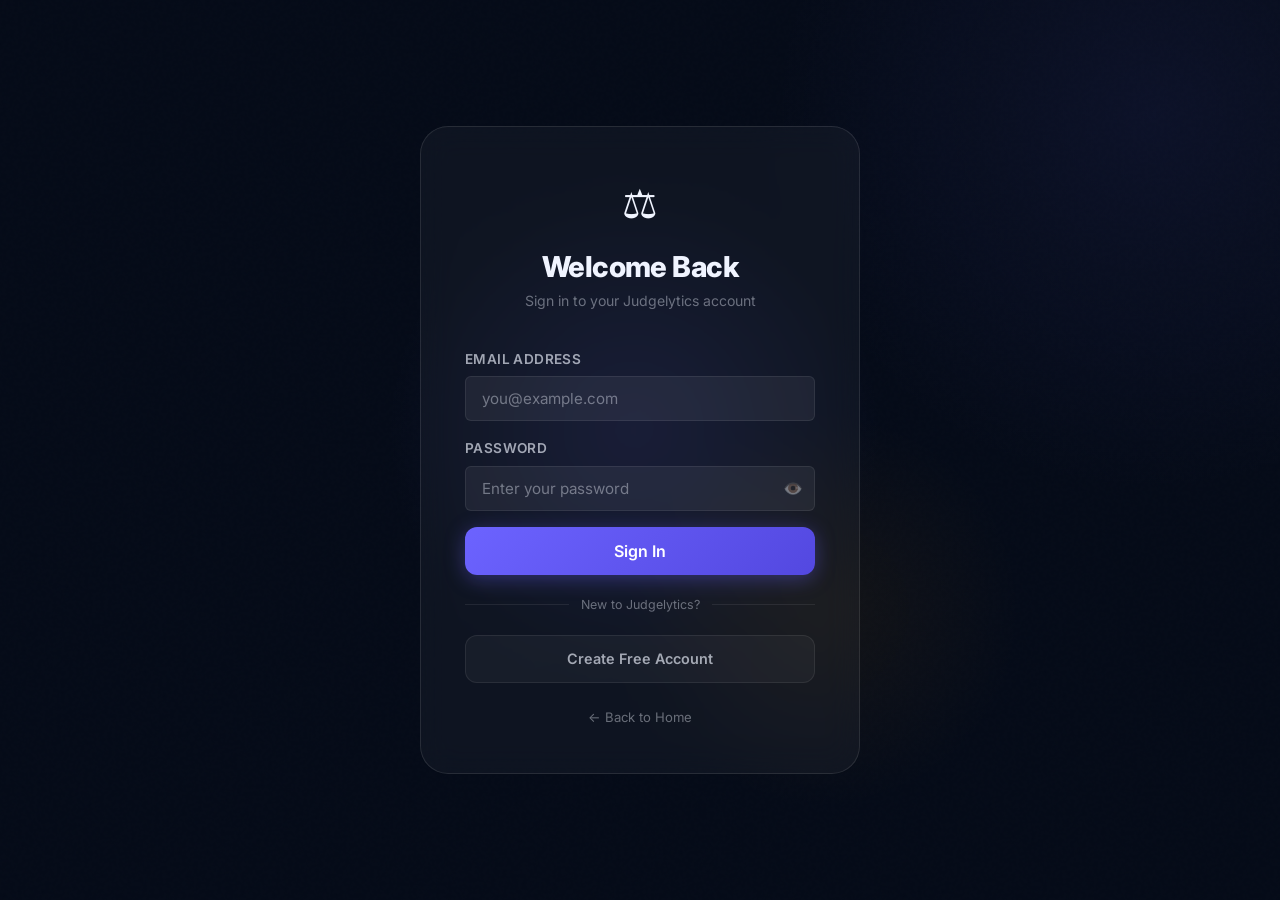
<file: frontend/dashboard.html>
<!DOCTYPE html>
<html lang="en">
<head>
  <meta charset="UTF-8" />
  <meta name="viewport" content="width=device-width, initial-scale=1.0" />
  <title>Dashboard — Judgelytics</title>
  <meta name="description" content="Your Judgelytics dashboard — view case history, stats, and start a new analysis." />
  <link rel="stylesheet" href="css/styles.css" />
  <style>
    .dashboard-header {
      padding: 32px 0 28px;
      border-bottom: 1px solid var(--border);
      margin-bottom: 32px;
    }
    .greeting { font-size: 1.8rem; font-weight: 800; letter-spacing: -0.03em; }
    .greeting span { color: var(--primary-light); }

    .stat-icon.blue  { background: rgba(108,99,255,0.15); }
    .stat-icon.green { background: rgba(16,185,129,0.15); }
    .stat-icon.gold  { background: rgba(245,158,11,0.15); }
    .stat-icon.red   { background: rgba(239,68,68,0.15); }

    .case-table { width: 100%; border-collapse: collapse; }
    .case-table th {
      text-align: left;
      font-size: 0.76rem;
      font-weight: 700;
      text-transform: uppercase;
      letter-spacing: 0.06em;
      color: var(--text-muted);
      padding: 12px 16px;
      border-bottom: 1px solid var(--border);
    }
    .case-table td {
      padding: 14px 16px;
      border-bottom: 1px solid rgba(255,255,255,0.04);
      font-size: 0.88rem;
      vertical-align: middle;
    }
    .case-table tr:last-child td { border-bottom: none; }
    .case-table tr:hover td { background: var(--bg-card-hover); cursor: pointer; }

    .prob-pill {
      display: inline-flex;
      align-items: center;
      gap: 6px;
      font-size: 0.82rem;
      font-weight: 700;
    }

    .prob-ring {
      width: 32px; height: 32px;
      border-radius: 50%;
      background: conic-gradient(var(--success) calc(var(--pct) * 1%), var(--border) 0);
      display: flex; align-items: center; justify-content: center;
      font-size: 0.6rem;
      font-weight: 700;
    }

    /* Quick action cards */
    .quick-card {
      display: flex;
      align-items: center;
      gap: 16px;
      padding: 20px;
      cursor: pointer;
      border: 1px solid var(--border);
      transition: all var(--transition);
      text-decoration: none;
      color: var(--text-primary);
    }
    .quick-card:hover {
      border-color: var(--primary);
      background: rgba(108,99,255,0.06);
      transform: translateY(-2px);
    }
    .quick-card-icon {
      width: 44px; height: 44px;
      border-radius: 12px;
      background: rgba(108,99,255,0.12);
      display: flex; align-items: center; justify-content: center;
      font-size: 1.3rem;
      flex-shrink: 0;
    }
    .quick-card-label { font-size: 0.82rem; color: var(--text-muted); }
    .quick-card-title { font-size: 0.95rem; font-weight: 700; }
  </style>
</head>
<body>

<!-- NAVBAR -->
<nav class="navbar" id="navbar">
  <div class="navbar-inner">
    <a href="index.html" class="navbar-brand">
      <div class="brand-icon">⚖️</div>
      <span class="brand-name">Judge<span>lytics</span></span>
    </a>
    <ul class="navbar-links">
      <li><a href="dashboard.html" class="active">Dashboard</a></li>
      <li><a href="new-case.html">New Case</a></li>
      <li><a href="legal-library.html">Legal Library</a></li>
      <li><a href="chat.html">AI Assistant</a></li>
    </ul>
    <div class="flex gap-10 align-center" style="align-items:center;">
      <span id="navUserName" style="font-size:.85rem;color:var(--text-secondary);"></span>
      <button onclick="Auth.logout()" class="btn btn-ghost btn-sm">Sign Out</button>
    </div>
  </div>
</nav>

<main class="page-pad" style="position:relative;z-index:1;">
  <div class="container">

    <!-- Header -->
    <div class="dashboard-header flex-between">
      <div>
        <div class="greeting">Hello, <span id="userFirstName">there</span> 👋</div>
        <p style="color:var(--text-muted);margin-top:4px;font-size:.9rem;" id="userEmail"></p>
      </div>
      <a href="new-case.html" class="btn btn-accent btn-lg">
        ➕ New Case Analysis
      </a>
    </div>

    <!-- Stats Row -->
    <div class="grid-4 mb-32" id="statsRow">
      <div class="card stat-card">
        <div class="stat-icon blue">📁</div>
        <div>
          <div class="stat-num" id="statTotal">—</div>
          <div class="stat-label">Total Cases</div>
        </div>
      </div>
      <div class="card stat-card">
        <div class="stat-icon green">✅</div>
        <div>
          <div class="stat-num" id="statAllowed">—</div>
          <div class="stat-label">Cases Allowed</div>
        </div>
      </div>
      <div class="card stat-card">
        <div class="stat-icon gold">📊</div>
        <div>
          <div class="stat-num" id="statAvgProb">—</div>
          <div class="stat-label">Avg Win Probability</div>
        </div>
      </div>
      <div class="card stat-card">
        <div class="stat-icon red">❌</div>
        <div>
          <div class="stat-num" id="statDismissed">—</div>
          <div class="stat-label">Cases Dismissed</div>
        </div>
      </div>
    </div>

    <!-- Quick Actions -->
    <div class="grid-4 mb-32">
      <a href="new-case.html" class="card quick-card" style="border-radius:var(--radius);">
        <div class="quick-card-icon">📝</div>
        <div>
          <div class="quick-card-label">Start</div>
          <div class="quick-card-title">New Case</div>
        </div>
      </a>
      <a href="legal-library.html" class="card quick-card" style="border-radius:var(--radius);">
        <div class="quick-card-icon">📚</div>
        <div>
          <div class="quick-card-label">Browse</div>
          <div class="quick-card-title">Legal Library</div>
        </div>
      </a>
      <a href="chat.html" class="card quick-card" style="border-radius:var(--radius);">
        <div class="quick-card-icon">💬</div>
        <div>
          <div class="quick-card-label">Talk to</div>
          <div class="quick-card-title">Nyaya AI</div>
        </div>
      </a>
      <a href="https://edaakhil.nic.in" target="_blank" class="card quick-card" style="border-radius:var(--radius);">
        <div class="quick-card-icon">🏛️</div>
        <div>
          <div class="quick-card-label">File Online</div>
          <div class="quick-card-title">eDaakhil Portal</div>
        </div>
      </a>
    </div>

    <!-- Case History -->
    <div class="card" style="padding:0;overflow:hidden;">
      <div class="flex-between" style="padding:24px 24px 20px;">
        <h3>Case History</h3>
        <a href="new-case.html" class="btn btn-primary btn-sm">+ Analyze New</a>
      </div>

      <!-- Loading skeleton -->
      <div id="caseLoading" style="padding:24px;">
        <div style="display:flex;flex-direction:column;gap:12px;">
          <div class="skeleton" style="height:40px;border-radius:8px;"></div>
          <div class="skeleton" style="height:40px;border-radius:8px;"></div>
          <div class="skeleton" style="height:40px;border-radius:8px;"></div>
        </div>
      </div>

      <!-- Table -->
      <div id="caseTableWrap" style="display:none;overflow-x:auto;">
        <table class="case-table" id="caseTable">
          <thead>
            <tr>
              <th>Case ID</th>
              <th>Category</th>
              <th>Sector</th>
              <th>Claim Amount</th>
              <th>Win Probability</th>
              <th>Outcome</th>
              <th>Date</th>
              <th></th>
            </tr>
          </thead>
          <tbody id="caseTableBody"></tbody>
        </table>
      </div>

      <!-- Empty state -->
      <div id="caseEmpty" style="display:none;" class="empty-state">
        <div class="empty-icon">📋</div>
        <div class="empty-title">No cases yet</div>
        <div class="empty-sub">Start your first case analysis to see it here.</div>
        <a href="new-case.html" class="btn btn-primary mt-16">Analyze My First Case</a>
      </div>
    </div>

  </div>
</main>

<script src="js/api.js"></script>
<script src="js/auth.js"></script>
<script>
  if (!Auth.requireAuth()) throw '';

  const user = Auth.getUser();
  document.getElementById('userFirstName').textContent = user?.name?.split(' ')[0] || 'there';
  document.getElementById('userEmail').textContent = user?.email || '';
  document.getElementById('navUserName').textContent = user?.name || '';
  initNavbar();

  async function loadDashboard() {
    try {
      const cases = await CaseAPI.history(50);
      document.getElementById('caseLoading').style.display = 'none';

      // Update stats
      const total     = cases.length;
      const allowed   = cases.filter(c => c.predicted_outcome === 'Allowed').length;
      const dismissed = cases.filter(c => c.predicted_outcome === 'Dismissed').length;
      const avgProb   = total > 0
        ? Math.round(cases.reduce((s, c) => s + (c.win_probability || 0), 0) / total * 100)
        : 0;

      document.getElementById('statTotal').textContent     = total;
      document.getElementById('statAllowed').textContent   = allowed;
      document.getElementById('statDismissed').textContent = dismissed;
      document.getElementById('statAvgProb').textContent   = total ? `${avgProb}%` : '—';

      if (total === 0) {
        document.getElementById('caseEmpty').style.display = '';
        return;
      }

      document.getElementById('caseTableWrap').style.display = '';
      const tbody = document.getElementById('caseTableBody');

      cases.forEach(c => {
        const pct       = Math.round((c.win_probability || 0) * 100);
        const color     = pct >= 65 ? 'var(--success)' : pct >= 45 ? 'var(--accent)' : 'var(--danger-light)';
        const outcomeMap = {
          'Allowed': '<span class="badge badge-success">✅ Allowed</span>',
          'Dismissed': '<span class="badge badge-danger">❌ Dismissed</span>',
          'Partially Allowed': '<span class="badge badge-accent">⚡ Partial</span>'
        };

        const tr = document.createElement('tr');
        tr.innerHTML = `
          <td><code style="font-size:.78rem;color:var(--primary-light);">${c.case_id}</code></td>
          <td>${c.category || '—'}</td>
          <td><span class="badge badge-muted">${c.sector || '—'}</span></td>
          <td style="font-weight:600">${Utils.formatINR(c.claim_amount)}</td>
          <td>
            <div class="flex gap-8 align-center" style="align-items:center;">
              <div style="width:36px;height:4px;border-radius:2px;background:var(--border);flex-shrink:0;overflow:hidden;">
                <div style="width:${pct}%;height:100%;background:${color};border-radius:2px;transition:width .8s;"></div>
              </div>
              <span style="color:${color};font-weight:700;font-size:.85rem;">${pct}%</span>
            </div>
          </td>
          <td>${outcomeMap[c.predicted_outcome] || `<span class="badge badge-muted">${c.predicted_outcome}</span>`}</td>
          <td style="color:var(--text-muted);font-size:.82rem;">${Utils.formatDate(c.created_at)}</td>
          <td>
            <a href="case-result.html?id=${c.case_id}" class="btn btn-sm btn-ghost" onclick="event.stopPropagation()">View →</a>
          </td>
        `;
        tr.onclick = () => window.location.href = `case-result.html?id=${c.case_id}`;
        tbody.appendChild(tr);
      });

    } catch (err) {
      document.getElementById('caseLoading').style.display = 'none';
      Toast.error('Load failed', err.message);
      document.getElementById('caseEmpty').style.display = '';
    }
  }

  loadDashboard();
</script>
</body>
</html>
</file>
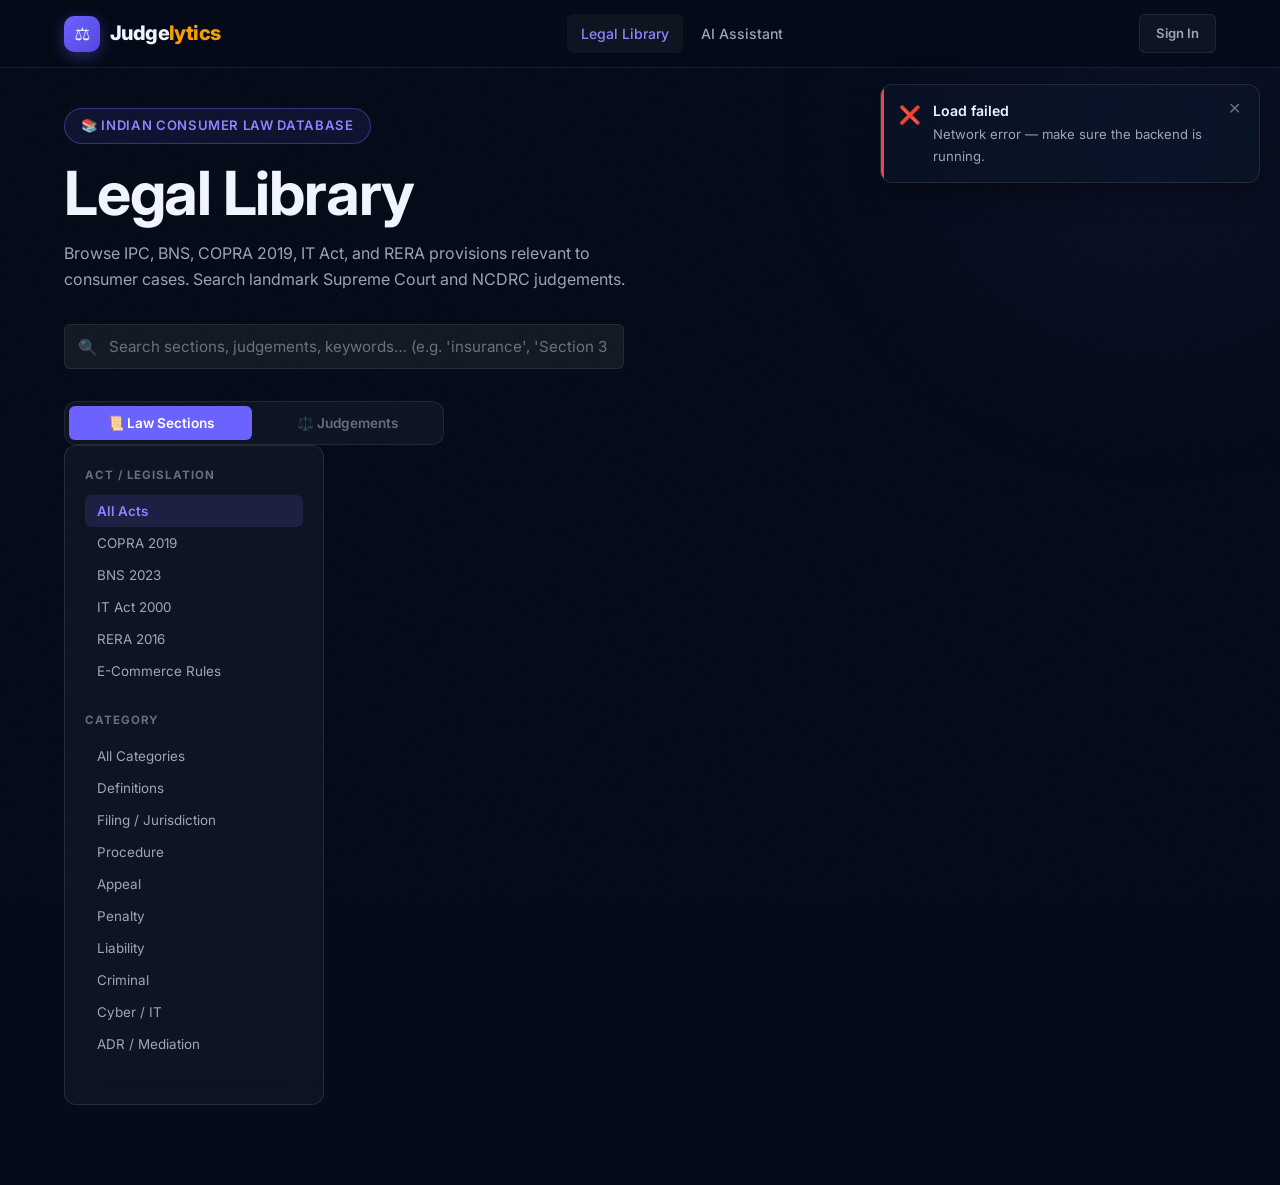
<file: frontend/legal-library.html>
<!DOCTYPE html>
<html lang="en">
<head>
  <meta charset="UTF-8" />
  <meta name="viewport" content="width=device-width, initial-scale=1.0" />
  <title>Legal Library — Judgelytics</title>
  <meta name="description" content="Browse IPC, BNS, COPRA 2019, IT Act, and RERA sections relevant to Indian consumer cases. Search landmark Supreme Court and NCDRC judgements." />
  <link rel="stylesheet" href="css/styles.css" />
  <style>
    .library-layout {
      display: grid;
      grid-template-columns: 260px 1fr;
      gap: 28px;
      align-items: start;
    }

    /* Sidebar */
    .sidebar { position: sticky; top: calc(var(--nav-h) + 24px); }

    .filter-group { margin-bottom: 24px; }
    .filter-group-title {
      font-size: .72rem;
      font-weight: 700;
      text-transform: uppercase;
      letter-spacing: .08em;
      color: var(--text-muted);
      margin-bottom: 10px;
    }

    .filter-pill {
      display: block;
      width: 100%;
      padding: 8px 12px;
      border: none;
      background: none;
      color: var(--text-secondary);
      font-size: .84rem;
      font-family: 'Inter', sans-serif;
      border-radius: 6px;
      cursor: pointer;
      text-align: left;
      transition: all var(--transition);
    }
    .filter-pill:hover { background: var(--bg-card); color: var(--text-primary); }
    .filter-pill.active { background: rgba(108,99,255,0.15); color: var(--primary-light); font-weight: 600; }

    /* Main area */
    .section-detail-modal {
      position: fixed;
      inset: 0;
      z-index: 2000;
      display: flex;
      align-items: flex-end;
      background: rgba(0,0,0,0.6);
      backdrop-filter: blur(8px);
      opacity: 0;
      pointer-events: none;
      transition: opacity var(--transition);
    }
    .section-detail-modal.open { opacity: 1; pointer-events: all; }

    .section-detail-sheet {
      background: var(--bg-secondary);
      border-top: 1px solid var(--border);
      border-radius: var(--radius-xl) var(--radius-xl) 0 0;
      padding: 32px;
      width: 100%;
      max-width: 700px;
      margin: 0 auto;
      transform: translateY(100%);
      transition: transform 0.4s cubic-bezier(0.4,0,0.2,1);
      max-height: 80vh;
      overflow-y: auto;
    }
    .section-detail-modal.open .section-detail-sheet { transform: translateY(0); }

    .sheet-handle {
      width: 40px; height: 4px;
      background: var(--border);
      border-radius: 2px;
      margin: 0 auto 24px;
    }

    @media (max-width: 900px) {
      .library-layout { grid-template-columns: 1fr; }
      .sidebar { position: static; }
    }
  </style>
</head>
<body>

<!-- NAVBAR -->
<nav class="navbar" id="navbar">
  <div class="navbar-inner">
    <a href="index.html" class="navbar-brand">
      <div class="brand-icon">⚖️</div>
      <span class="brand-name">Judge<span>lytics</span></span>
    </a>
    <ul class="navbar-links">
      <li><a href="dashboard.html" id="navDashboard" style="display:none">Dashboard</a></li>
      <li><a href="legal-library.html" class="active">Legal Library</a></li>
      <li><a href="chat.html">AI Assistant</a></li>
    </ul>
    <div id="navActions">
      <a href="login.html" class="btn btn-ghost btn-sm" id="navLogin">Sign In</a>
    </div>
  </div>
</nav>

<div class="page-pad" style="position:relative;z-index:1;">
  <div class="container">

    <!-- Header -->
    <div class="mb-32">
      <div class="hero-badge" style="margin-bottom:12px;display:inline-flex;">📚 Indian Consumer Law Database</div>
      <h1>Legal Library</h1>
      <p style="color:var(--text-secondary);margin-top:8px;max-width:600px;">
        Browse IPC, BNS, COPRA 2019, IT Act, and RERA provisions relevant to consumer cases.
        Search landmark Supreme Court and NCDRC judgements.
      </p>
    </div>

    <!-- Global search -->
    <div class="search-bar mb-32" style="max-width:560px;">
      <span class="search-icon">🔍</span>
      <input class="form-control" id="globalSearch" type="text"
             placeholder="Search sections, judgements, keywords… (e.g. 'insurance', 'Section 35')" />
    </div>

    <!-- Tabs -->
    <div class="tabs mb-28" style="max-width:380px;">
      <button class="tab-btn active" id="tabSections" onclick="switchTab('sections')">📜 Law Sections</button>
      <button class="tab-btn" id="tabJudgements" onclick="switchTab('judgements')">⚖️ Judgements</button>
    </div>

    <div class="library-layout">

      <!-- Sidebar Filters -->
      <aside class="sidebar">
        <div class="card card-sm">
          <!-- Sections filters -->
          <div id="sidebarSections">
            <div class="filter-group">
              <div class="filter-group-title">Act / Legislation</div>
              <button class="filter-pill active" data-act="" onclick="filterAct(this)">All Acts</button>
              <button class="filter-pill" data-act="COPRA 2019" onclick="filterAct(this)">COPRA 2019</button>
              <button class="filter-pill" data-act="BNS 2023" onclick="filterAct(this)">BNS 2023</button>
              <button class="filter-pill" data-act="IT Act 2000" onclick="filterAct(this)">IT Act 2000</button>
              <button class="filter-pill" data-act="RERA 2016" onclick="filterAct(this)">RERA 2016</button>
              <button class="filter-pill" data-act="E-Commerce Rules 2020" onclick="filterAct(this)">E-Commerce Rules</button>
            </div>
            <div class="filter-group">
              <div class="filter-group-title">Category</div>
              <button class="filter-pill active-cat" data-cat="" onclick="filterCat(this)">All Categories</button>
              <button class="filter-pill" data-cat="Definition" onclick="filterCat(this)">Definitions</button>
              <button class="filter-pill" data-cat="Filing" onclick="filterCat(this)">Filing / Jurisdiction</button>
              <button class="filter-pill" data-cat="Procedure" onclick="filterCat(this)">Procedure</button>
              <button class="filter-pill" data-cat="Appeal" onclick="filterCat(this)">Appeal</button>
              <button class="filter-pill" data-cat="Penalty" onclick="filterCat(this)">Penalty</button>
              <button class="filter-pill" data-cat="Liability" onclick="filterCat(this)">Liability</button>
              <button class="filter-pill" data-cat="Criminal" onclick="filterCat(this)">Criminal</button>
              <button class="filter-pill" data-cat="Cyber" onclick="filterCat(this)">Cyber / IT</button>
              <button class="filter-pill" data-cat="ADR" onclick="filterCat(this)">ADR / Mediation</button>
            </div>
          </div>

          <!-- Judgement filters -->
          <div id="sidebarJudgements" style="display:none;">
            <div class="filter-group">
              <div class="filter-group-title">Sector</div>
              <button class="filter-pill active-sector" data-sec="" onclick="filterSector(this)">All Sectors</button>
              <button class="filter-pill" data-sec="Healthcare" onclick="filterSector(this)">Healthcare</button>
              <button class="filter-pill" data-sec="Real Estate" onclick="filterSector(this)">Real Estate</button>
              <button class="filter-pill" data-sec="E-commerce" onclick="filterSector(this)">E-commerce</button>
              <button class="filter-pill" data-sec="Banking" onclick="filterSector(this)">Banking</button>
              <button class="filter-pill" data-sec="Insurance" onclick="filterSector(this)">Insurance</button>
              <button class="filter-pill" data-sec="Automobile" onclick="filterSector(this)">Automobile</button>
              <button class="filter-pill" data-sec="Travel" onclick="filterSector(this)">Travel</button>
              <button class="filter-pill" data-sec="Telecom" onclick="filterSector(this)">Telecom</button>
            </div>
            <div class="filter-group">
              <div class="filter-group-title">Outcome</div>
              <button class="filter-pill active-outcome" data-out="" onclick="filterOutcome(this)">All Outcomes</button>
              <button class="filter-pill" data-out="Allowed" onclick="filterOutcome(this)">✅ Allowed</button>
              <button class="filter-pill" data-out="Dismissed" onclick="filterOutcome(this)">❌ Dismissed</button>
            </div>
          </div>
        </div>
      </aside>

      <!-- Main content -->
      <div>

        <!-- Sections panel -->
        <div id="panelSections">
          <div id="sectionsCount" style="font-size:.82rem;color:var(--text-muted);margin-bottom:16px;"></div>
          <div id="sectionsList" class="flex-col gap-12"></div>
          <div id="sectionsEmpty" class="empty-state" style="display:none;">
            <div class="empty-icon">🔍</div>
            <div class="empty-title">No sections found</div>
            <div class="empty-sub">Try a different search term or clear filters.</div>
          </div>
        </div>

        <!-- Judgements panel -->
        <div id="panelJudgements" style="display:none;">
          <div id="judgementsCount" style="font-size:.82rem;color:var(--text-muted);margin-bottom:16px;"></div>
          <div id="judgementsList" class="flex-col gap-16"></div>
          <div id="judgementsEmpty" class="empty-state" style="display:none;">
            <div class="empty-icon">⚖️</div>
            <div class="empty-title">No judgements found</div>
            <div class="empty-sub">Try different search terms or sector filters.</div>
          </div>
        </div>

      </div>
    </div>
  </div>
</div>

<!-- Section Detail Sheet -->
<div class="section-detail-modal" id="detailModal" onclick="if(event.target===this)closeModal()">
  <div class="section-detail-sheet">
    <div class="sheet-handle"></div>
    <div id="detailContent"></div>
  </div>
</div>

<script src="js/api.js"></script>
<script src="js/auth.js"></script>
<script>
  initNavbar();

  // Update navbar if logged in
  if (Auth.isLoggedIn()) {
    document.getElementById('navDashboard').style.display = '';
    document.getElementById('navLogin').textContent = 'Dashboard';
    document.getElementById('navLogin').href = 'dashboard.html';
  }

  // ── State ──────────────────────────────────────────────────────
  let currentTab    = 'sections';
  let searchQ       = '';
  let activeAct     = '';
  let activeCat     = '';
  let activeSector  = '';
  let activeOutcome = '';

  // ── Tab switch ──────────────────────────────────────────────────
  function switchTab(tab) {
    currentTab = tab;
    document.getElementById('tabSections').classList.toggle('active', tab === 'sections');
    document.getElementById('tabJudgements').classList.toggle('active', tab === 'judgements');
    document.getElementById('panelSections').style.display    = tab === 'sections'    ? '' : 'none';
    document.getElementById('panelJudgements').style.display  = tab === 'judgements'  ? '' : 'none';
    document.getElementById('sidebarSections').style.display  = tab === 'sections'    ? '' : 'none';
    document.getElementById('sidebarJudgements').style.display= tab === 'judgements'  ? '' : 'none';
    load();
  }

  // ── Filters ────────────────────────────────────────────────────
  function filterAct(btn) {
    document.querySelectorAll('[data-act]').forEach(b => b.classList.remove('active'));
    btn.classList.add('active');
    activeAct = btn.dataset.act;
    load();
  }
  function filterCat(btn) {
    document.querySelectorAll('[data-cat]').forEach(b => b.classList.remove('active'));
    btn.classList.add('active');
    activeCat = btn.dataset.cat;
    load();
  }
  function filterSector(btn) {
    document.querySelectorAll('[data-sec]').forEach(b => b.classList.remove('active'));
    btn.classList.add('active');
    activeSector = btn.dataset.sec;
    load();
  }
  function filterOutcome(btn) {
    document.querySelectorAll('[data-out]').forEach(b => b.classList.remove('active'));
    btn.classList.add('active');
    activeOutcome = btn.dataset.out;
    load();
  }

  // ── Search ─────────────────────────────────────────────────────
  document.getElementById('globalSearch').addEventListener('input', Utils.debounce(() => {
    searchQ = document.getElementById('globalSearch').value.trim();
    load();
  }, 350));

  // ── Render Sections ────────────────────────────────────────────
  function renderSections(sections) {
    const list  = document.getElementById('sectionsList');
    const count = document.getElementById('sectionsCount');
    const empty = document.getElementById('sectionsEmpty');
    list.innerHTML = '';

    if (!sections.length) { empty.style.display = ''; count.textContent = ''; return; }
    empty.style.display = 'none';
    count.textContent = `Showing ${sections.length} section${sections.length !== 1 ? 's' : ''}`;

    sections.forEach(s => {
      const card = document.createElement('div');
      card.className = 'card section-card';
      card.innerHTML = `
        <div style="display:flex;justify-content:space-between;align-items:flex-start;gap:12px;margin-bottom:8px;">
          <div>
            <div class="section-act">${s.act}</div>
            <div class="section-number">${s.number}</div>
          </div>
          <span class="badge badge-muted">${s.category}</span>
        </div>
        <div class="section-title">${s.title}</div>
        <div class="section-desc">${s.description.substring(0, 160)}${s.description.length > 160 ? '…' : ''}</div>
        <div style="display:flex;flex-wrap:wrap;gap:6px;margin-top:12px;">
          ${s.keywords.slice(0,4).map(k => `<span class="tag">${k}</span>`).join('')}
        </div>
        <button class="btn btn-sm btn-ghost mt-12" onclick="showSectionDetail(${JSON.stringify(s).replace(/"/g,"'")})">
          Read Full Section →
        </button>
      `;
      list.appendChild(card);
    });
  }

  // ── Render Judgements ──────────────────────────────────────────
  function renderJudgements(judgements) {
    const list  = document.getElementById('judgementsList');
    const count = document.getElementById('judgementsCount');
    const empty = document.getElementById('judgementsEmpty');
    list.innerHTML = '';

    if (!judgements.length) { empty.style.display = ''; count.textContent = ''; return; }
    empty.style.display = 'none';
    count.textContent = `Showing ${judgements.length} judgement${judgements.length !== 1 ? 's' : ''}`;

    judgements.forEach(j => {
      const card = document.createElement('div');
      card.className = 'card judgement-card';
      card.id = `j-${j.id}`;
      card.innerHTML = `
        <div style="display:flex;justify-content:space-between;align-items:flex-start;gap:12px;margin-bottom:8px;">
          <div>
            <div class="judgement-court">${j.court} · ${j.year}</div>
            <div class="judgement-title">${j.title}</div>
          </div>
          <div style="display:flex;gap:6px;flex-shrink:0;">
            ${Utils.outcomeBadge(j.outcome)}
            <span class="badge badge-muted">${j.sector}</span>
          </div>
        </div>
        <div class="judgement-principle">${j.key_principle}</div>
        <p style="font-size:.85rem;color:var(--text-secondary);margin-top:12px;line-height:1.65;">${j.summary}</p>
        <div style="margin-top:14px;">
          <div style="font-size:.72rem;text-transform:uppercase;letter-spacing:.05em;color:var(--text-muted);margin-bottom:6px;font-weight:700;">Applicable Sections</div>
          <div style="display:flex;flex-wrap:wrap;gap:6px;">
            ${j.sections.map(s => `<span class="tag">${s}</span>`).join('')}
          </div>
        </div>
        <div style="margin-top:12px;display:flex;flex-wrap:wrap;gap:6px;">
          ${j.tags.slice(0,5).map(t => `<span class="badge badge-muted">${t}</span>`).join('')}
        </div>
        <div style="margin-top:12px;font-size:.78rem;color:var(--text-muted);">Citation: <em>${j.citation}</em></div>
      `;
      list.appendChild(card);
    });
  }

  // ── Section detail modal ───────────────────────────────────────
  function showSectionDetail(section) {
    // Restore quotes
    if (typeof section === 'string') {
      section = JSON.parse(section.replace(/'/g, '"'));
    }
    document.getElementById('detailContent').innerHTML = `
      <div style="display:flex;justify-content:space-between;align-items:flex-start;gap:16px;margin-bottom:20px;">
        <div>
          <div class="section-act" style="margin-bottom:4px;">${section.act}</div>
          <h3>${section.number}</h3>
        </div>
        <button onclick="closeModal()" style="background:var(--bg-card);border:1px solid var(--border);border-radius:8px;width:32px;height:32px;cursor:pointer;color:var(--text-muted);font-size:1rem;">✕</button>
      </div>
      <div class="section-title" style="font-size:1.1rem;margin-bottom:16px;">${section.title}</div>
      <p style="color:var(--text-secondary);line-height:1.75;margin-bottom:20px;">${section.description}</p>
      <div style="margin-bottom:16px;">
        <div style="font-size:.75rem;font-weight:700;text-transform:uppercase;letter-spacing:.06em;color:var(--text-muted);margin-bottom:8px;">Keywords</div>
        <div style="display:flex;flex-wrap:wrap;gap:6px;">
          ${section.keywords.map(k => `<span class="tag">${k}</span>`).join('')}
        </div>
      </div>
      <div style="display:flex;gap:10px;margin-top:24px;">
        <span class="badge badge-primary">${section.act}</span>
        <span class="badge badge-muted">${section.category}</span>
      </div>
    `;
    document.getElementById('detailModal').classList.add('open');
  }

  function closeModal() {
    document.getElementById('detailModal').classList.remove('open');
  }

  // ESC to close
  document.addEventListener('keydown', e => { if (e.key === 'Escape') closeModal(); });

  // ── Load data ──────────────────────────────────────────────────
  async function load() {
    if (currentTab === 'sections') {
      try {
        const data = await LegalAPI.sections(searchQ, activeAct, activeCat);
        renderSections(data.sections);
      } catch (err) {
        Toast.error('Load failed', err.message);
      }
    } else {
      try {
        const data = await LegalAPI.judgements(searchQ, activeSector, activeOutcome);
        renderJudgements(data.judgements);
      } catch (err) {
        Toast.error('Load failed', err.message);
      }
    }
  }

  // Initial load
  const urlParams = new URLSearchParams(window.location.search);
  if (urlParams.has('q')) {
    searchQ = urlParams.get('q');
    document.getElementById('globalSearch').value = searchQ;
  }
  load();

  // Handle hash for judgements tab
  if (window.location.hash.startsWith('#j-')) {
    switchTab('judgements');
    setTimeout(() => {
      const el = document.getElementById(window.location.hash.slice(1));
      if (el) el.scrollIntoView({ behavior: 'smooth', block: 'start' });
    }, 800);
  }
</script>
</body>
</html>
</file>
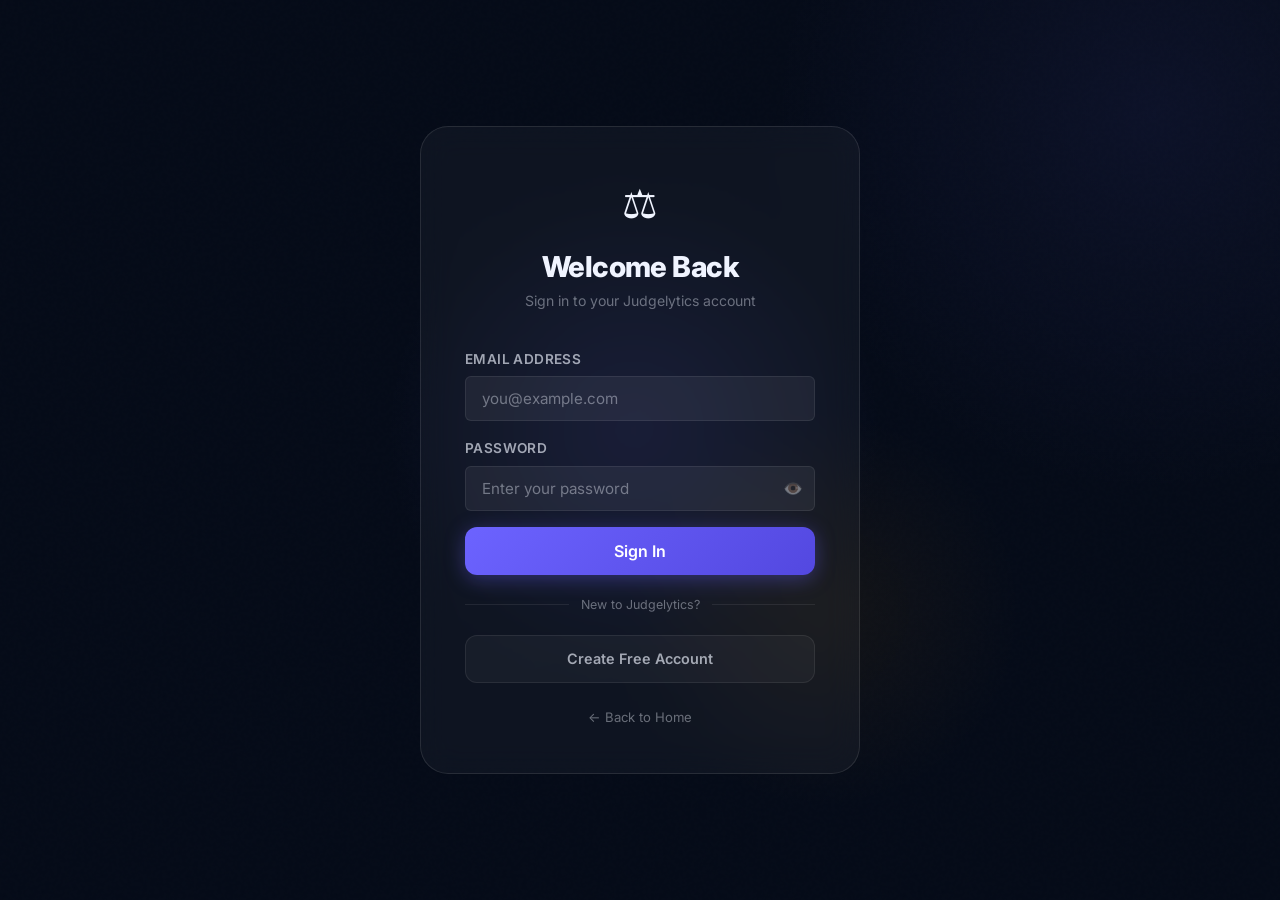
<file: frontend/login.html>
<!DOCTYPE html>
<html lang="en">
<head>
  <meta charset="UTF-8" />
  <meta name="viewport" content="width=device-width, initial-scale=1.0" />
  <title>Sign In — Judgelytics</title>
  <meta name="description" content="Sign in to your Judgelytics account to access AI-powered consumer case analysis." />
  <link rel="stylesheet" href="css/styles.css" />
</head>
<body>

<!-- Background orbs -->
<div style="position:fixed;inset:0;pointer-events:none;z-index:0;">
  <div style="position:absolute;top:20%;left:30%;width:500px;height:500px;border-radius:50%;background:radial-gradient(circle,rgba(108,99,255,0.1) 0%,transparent 70%);"></div>
  <div style="position:absolute;bottom:10%;right:20%;width:400px;height:400px;border-radius:50%;background:radial-gradient(circle,rgba(245,158,11,0.06) 0%,transparent 70%);"></div>
</div>

<div class="auth-page" style="position:relative;z-index:1;">
  <div class="auth-card card card-lg animate-in">

    <!-- Logo -->
    <div class="auth-logo">
      <div style="font-size:2.5rem;">⚖️</div>
      <h1>Welcome Back</h1>
      <p>Sign in to your Judgelytics account</p>
    </div>

    <!-- Alert -->
    <div id="formAlert" style="display:none;" class="mb-16"></div>

    <!-- Form -->
    <form id="loginForm">
      <div class="flex-col gap-16">

        <div class="form-group">
          <label class="form-label" for="email">Email Address</label>
          <input class="form-control" type="email" id="email" name="email"
                 placeholder="you@example.com" required autocomplete="email" />
        </div>

        <div class="form-group">
          <label class="form-label" for="password">Password</label>
          <div style="position:relative;">
            <input class="form-control" type="password" id="password" name="password"
                   placeholder="Enter your password" required autocomplete="current-password" />
            <button type="button" id="togglePwd"
                    style="position:absolute;right:12px;top:50%;transform:translateY(-50%);background:none;border:none;color:var(--text-muted);cursor:pointer;font-size:1rem;">
              👁️
            </button>
          </div>
        </div>

        <button type="submit" class="btn btn-primary btn-full btn-lg" id="loginBtn">
          <span id="loginBtnText">Sign In</span>
          <span id="loginSpinner" style="display:none;" class="spinner"></span>
        </button>

      </div>
    </form>

    <div class="auth-sep"><span>New to Judgelytics?</span></div>

    <a href="register.html" class="btn btn-ghost btn-full">
      Create Free Account
    </a>

    <div style="text-align:center; margin-top:20px;">
      <a href="index.html" style="font-size:0.82rem; color:var(--text-muted);">← Back to Home</a>
    </div>

  </div>
</div>

<script src="js/api.js"></script>
<script src="js/auth.js"></script>
<script>
  // Redirect if already logged in
  Auth.requireGuest();

  const form    = document.getElementById('loginForm');
  const btn     = document.getElementById('loginBtn');
  const btnText = document.getElementById('loginBtnText');
  const spinner = document.getElementById('loginSpinner');
  const alert   = document.getElementById('formAlert');
  const pwdInput = document.getElementById('password');

  // Toggle password visibility
  document.getElementById('togglePwd').addEventListener('click', function() {
    const isText = pwdInput.type === 'text';
    pwdInput.type = isText ? 'password' : 'text';
    this.textContent = isText ? '👁️' : '🙈';
  });

  function showAlert(msg, type = 'error') {
    const colors = {
      error:   'rgba(239,68,68,0.12)',
      success: 'rgba(16,185,129,0.12)'
    };
    const textColors = { error: 'var(--danger-light)', success: 'var(--success)' };
    alert.style.display = 'block';
    alert.style.background = colors[type];
    alert.style.border = `1px solid ${textColors[type]}40`;
    alert.style.color = textColors[type];
    alert.style.padding = '12px 16px';
    alert.style.borderRadius = 'var(--radius-sm)';
    alert.style.fontSize = '0.875rem';
    alert.textContent = msg;
  }

  function setLoading(on) {
    btn.disabled = on;
    btnText.textContent = on ? 'Signing in…' : 'Sign In';
    spinner.style.display = on ? '' : 'none';
  }

  form.addEventListener('submit', async (e) => {
    e.preventDefault();
    alert.style.display = 'none';

    const email    = document.getElementById('email').value.trim();
    const password = pwdInput.value;

    if (!email || !password) {
      showAlert('Please fill in all fields.');
      return;
    }

    setLoading(true);
    try {
      const data = await AuthAPI.login(email, password);
      Auth.login(data);
      Toast.success('Welcome back!', `Hello, ${data.name.split(' ')[0]}!`);
      setTimeout(() => window.location.href = 'dashboard.html', 800);
    } catch (err) {
      showAlert(err.message || 'Login failed. Please try again.');
    } finally {
      setLoading(false);
    }
  });
</script>
</body>
</html>
</file>
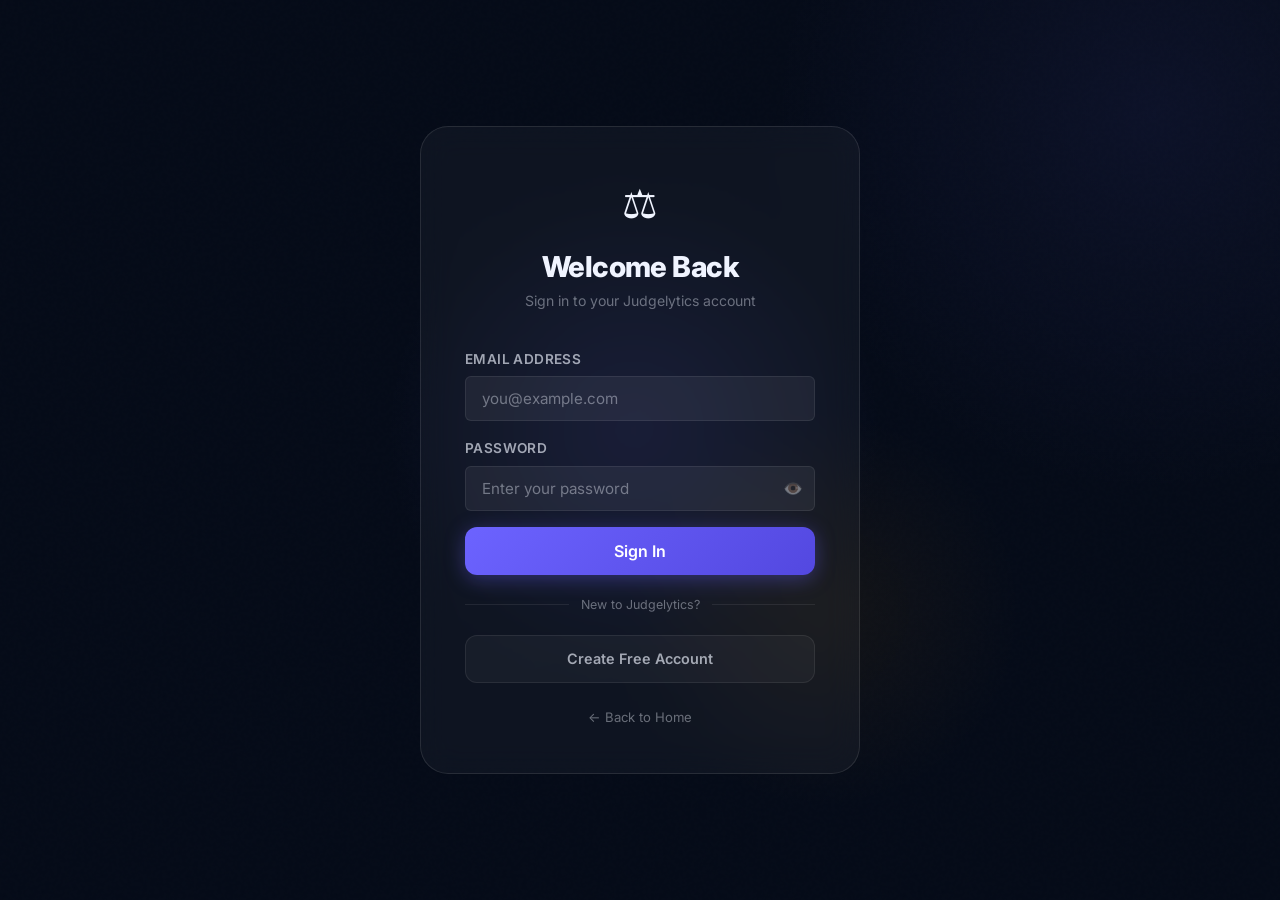
<file: frontend/new-case.html>
<!DOCTYPE html>
<html lang="en">
<head>
  <meta charset="UTF-8" />
  <meta name="viewport" content="width=device-width, initial-scale=1.0" />
  <title>New Case Analysis — Judgelytics</title>
  <meta name="description" content="Submit your consumer grievance for AI-powered case analysis. Get win probability, applicable law sections, and court recommendations." />
  <link rel="stylesheet" href="css/styles.css" />
  <style>
    .form-page { max-width: 780px; margin: 0 auto; }

    .form-section {
      margin-bottom: 32px;
      padding-bottom: 32px;
      border-bottom: 1px solid var(--border);
    }
    .form-section:last-of-type { border-bottom: none; }

    .form-section-title {
      font-size: 1rem;
      font-weight: 700;
      color: var(--text-primary);
      margin-bottom: 20px;
      display: flex;
      align-items: center;
      gap: 10px;
    }
    .form-section-title .num {
      width: 28px; height: 28px;
      background: linear-gradient(135deg, var(--primary), var(--primary-dark));
      border-radius: 8px;
      display: flex; align-items: center; justify-content: center;
      font-size: .8rem;
      font-weight: 700;
      flex-shrink: 0;
    }

    /* File tag chip */
    .file-tag {
      display: inline-flex;
      align-items: center;
      gap: 6px;
      padding: 4px 10px;
      background: rgba(108,99,255,0.1);
      border: 1px solid rgba(108,99,255,0.2);
      border-radius: 4px;
      font-size: .78rem;
      color: var(--primary-light);
    }
    .file-tag button {
      background: none; border: none;
      color: var(--text-muted); cursor: pointer;
      font-size: 1rem; line-height: 1; padding: 0;
    }
    .file-tag button:hover { color: var(--danger-light); }

    /* Radio card group */
    .radio-cards { display: grid; grid-template-columns: repeat(3, 1fr); gap: 10px; }

    .radio-card input[type="radio"] { display: none; }
    .radio-card label {
      display: flex;
      flex-direction: column;
      align-items: center;
      gap: 6px;
      padding: 14px 8px;
      border: 1px solid var(--border);
      border-radius: var(--radius-sm);
      cursor: pointer;
      font-size: .8rem;
      font-weight: 600;
      color: var(--text-muted);
      text-align: center;
      transition: all var(--transition);
    }
    .radio-card label .icon { font-size: 1.4rem; }
    .radio-card input:checked + label {
      border-color: var(--primary);
      background: rgba(108,99,255,0.1);
      color: var(--primary-light);
      box-shadow: 0 0 0 2px var(--primary-glow);
    }

    .notice-toggle { display: flex; align-items: center; gap: 12px; cursor: pointer; }
    .toggle-switch {
      width: 44px; height: 24px;
      background: var(--border);
      border-radius: 12px;
      position: relative;
      transition: background var(--transition);
      flex-shrink: 0;
    }
    .toggle-switch::after {
      content: '';
      position: absolute;
      width: 18px; height: 18px;
      background: white;
      border-radius: 50%;
      top: 3px; left: 3px;
      transition: transform var(--transition);
    }
    .notice-toggle input:checked ~ .toggle-switch { background: var(--primary); }
    .notice-toggle input:checked ~ .toggle-switch::after { transform: translateX(20px); }
    .notice-toggle input { display: none; }

    /* Submit result */
    .submit-card {
      position: sticky;
      bottom: 20px;
      background: var(--glass-bg);
      border: 1px solid var(--glass-border);
      border-radius: var(--radius-lg);
      padding: 20px 28px;
      backdrop-filter: blur(20px);
      display: flex;
      align-items: center;
      justify-content: space-between;
      gap: 16px;
      box-shadow: var(--shadow-lg);
    }

    @media (max-width: 640px) {
      .radio-cards { grid-template-columns: repeat(2, 1fr); }
      .submit-card { flex-direction: column; }
    }
  </style>
</head>
<body>

<!-- NAVBAR -->
<nav class="navbar" id="navbar">
  <div class="navbar-inner">
    <a href="index.html" class="navbar-brand">
      <div class="brand-icon">⚖️</div>
      <span class="brand-name">Judge<span>lytics</span></span>
    </a>
    <ul class="navbar-links">
      <li><a href="dashboard.html">Dashboard</a></li>
      <li><a href="new-case.html" class="active">New Case</a></li>
      <li><a href="legal-library.html">Legal Library</a></li>
      <li><a href="chat.html">AI Assistant</a></li>
    </ul>
    <div class="flex gap-10" style="align-items:center;">
      <span id="navUserName" style="font-size:.85rem;color:var(--text-secondary);"></span>
      <button onclick="Auth.logout()" class="btn btn-ghost btn-sm">Sign Out</button>
    </div>
  </div>
</nav>

<main class="page-pad" style="position:relative;z-index:1;">
  <div class="container">
    <div class="form-page">

      <!-- Page Header -->
      <div class="mb-32">
        <a href="dashboard.html" style="font-size:.85rem;color:var(--text-muted);">← Back to Dashboard</a>
        <h1 style="margin-top:16px;">New Case Analysis</h1>
        <p style="color:var(--text-secondary);margin-top:6px;">Describe your grievance and let AI analyse your chances of winning.</p>
      </div>

      <form id="caseForm">

        <!-- §1 Grievance Description -->
        <section class="form-section">
          <div class="form-section-title">
            <div class="num">1</div> Describe Your Grievance
          </div>
          <div class="flex-col gap-16">

            <div class="form-row">
              <div class="form-group">
                <label class="form-label" for="category">Category *</label>
                <select class="form-control" id="category" required>
                  <option value="">Select category</option>
                  <option value="Defective Product">Defective Product</option>
                  <option value="Deficiency of Service">Deficiency of Service</option>
                  <option value="Unfair Trade Practice">Unfair Trade Practice</option>
                  <option value="Overcharging">Overcharging / Hidden Fees</option>
                  <option value="Non-Delivery">Non-Delivery / Delay</option>
                  <option value="Fraud">Fraud / Cheating</option>
                  <option value="Product Liability">Product Liability</option>
                  <option value="Other">Other</option>
                </select>
              </div>
              <div class="form-group">
                <label class="form-label" for="sector">Sector *</label>
                <select class="form-control" id="sector" required>
                  <option value="">Select sector</option>
                  <option value="E-commerce">E-commerce / Online Shopping</option>
                  <option value="Insurance">Insurance</option>
                  <option value="Real Estate">Real Estate / Housing</option>
                  <option value="Automobile">Automobile / Vehicles</option>
                  <option value="Banking">Banking / Finance</option>
                  <option value="Telecom">Telecom / Mobile</option>
                  <option value="Consumer Goods">Consumer Goods / Electronics</option>
                  <option value="Healthcare">Healthcare / Medical</option>
                  <option value="Education">Education</option>
                  <option value="Travel">Travel / Hospitality</option>
                  <option value="General">General</option>
                </select>
              </div>
            </div>

            <div class="form-group">
              <label class="form-label" for="description">Grievance Description * <span style="color:var(--text-muted);font-weight:400;text-transform:none;">(min 50 words)</span></label>
              <textarea class="form-control" id="description" rows="6" required
                placeholder="Describe your complaint in detail. Include: what happened, when it happened, what the company did wrong, what you have tried so far, and what outcome you are seeking..."
                oninput="updateWordCount()"></textarea>
              <div class="flex-between mt-8">
                <span class="form-hint">Be specific — mention product names, dates, amounts paid, and company responses.</span>
                <span id="wordCount" style="font-size:.78rem;color:var(--text-muted);">0 words</span>
              </div>
            </div>

          </div>
        </section>

        <!-- §2 Opponent & Claim -->
        <section class="form-section">
          <div class="form-section-title">
            <div class="num">2</div> Claim Details
          </div>
          <div class="flex-col gap-16">

            <div class="form-row">
              <div class="form-group">
                <label class="form-label" for="claimAmount">Claim Amount (₹) *</label>
                <input class="form-control" type="number" id="claimAmount" placeholder="e.g. 25000"
                       min="1" required />
                <span class="form-hint" id="forumHint" style="margin-top:6px;"></span>
              </div>
              <div class="form-group">
                <label class="form-label" for="evidenceCount">Evidence / Documents Count</label>
                <input class="form-control" type="number" id="evidenceCount" placeholder="e.g. 3"
                       min="0" max="50" value="0" />
                <span class="form-hint">Number of supporting docs you have (receipts, emails, photos, etc.)</span>
              </div>
            </div>

            <!-- Opponent type cards -->
            <div class="form-group">
              <label class="form-label">Opponent Type</label>
              <div class="radio-cards" id="opponentCards">
                <div class="radio-card">
                  <input type="radio" name="opponent" id="opp-company" value="Company" checked />
                  <label for="opp-company"><span class="icon">🏢</span> Company</label>
                </div>
                <div class="radio-card">
                  <input type="radio" name="opponent" id="opp-govt" value="Government" />
                  <label for="opp-govt"><span class="icon">🏛️</span> Government Body</label>
                </div>
                <div class="radio-card">
                  <input type="radio" name="opponent" id="opp-bank" value="Bank" />
                  <label for="opp-bank"><span class="icon">🏦</span> Bank / NBFC</label>
                </div>
                <div class="radio-card">
                  <input type="radio" name="opponent" id="opp-insurer" value="Insurance" />
                  <label for="opp-insurer"><span class="icon">🛡️</span> Insurance Co.</label>
                </div>
                <div class="radio-card">
                  <input type="radio" name="opponent" id="opp-builder" value="Builder" />
                  <label for="opp-builder"><span class="icon">🏗️</span> Builder / Developer</label>
                </div>
                <div class="radio-card">
                  <input type="radio" name="opponent" id="opp-other" value="Other" />
                  <label for="opp-other"><span class="icon">👤</span> Other</label>
                </div>
              </div>
            </div>

            <!-- Legal notice toggle -->
            <div class="form-group">
              <label class="form-label">Legal Notice Sent?</label>
              <label class="notice-toggle">
                <input type="checkbox" id="legalNotice" />
                <div class="toggle-switch"></div>
                <span id="noticeLabel" style="font-size:.9rem;color:var(--text-secondary);">Not sent</span>
              </label>
              <span class="form-hint">Sending a legal notice before filing improves case strength.</span>
            </div>

          </div>
        </section>

        <!-- §3 Upload Documents -->
        <section class="form-section">
          <div class="form-section-title">
            <div class="num">3</div> Upload Supporting Documents <span style="font-weight:400;color:var(--text-muted);font-size:.85rem;">(Optional)</span>
          </div>

          <div class="upload-zone" id="uploadZone" onclick="document.getElementById('fileInput').click()">
            <input type="file" id="fileInput" style="display:none;" multiple accept=".pdf,.jpg,.jpeg,.png,.webp" onchange="handleFiles(this.files)" />
            <div class="upload-icon">📎</div>
            <div class="upload-title">Drag & drop or click to upload</div>
            <div class="upload-sub">PDF, JPG, PNG · Max 10MB per file · Receipts, bills, email screenshots</div>
          </div>

          <div id="fileList" style="display:flex;flex-wrap:wrap;gap:8px;margin-top:12px;"></div>
        </section>

        <!-- Sticky submit -->
        <div class="submit-card">
          <div>
            <div style="font-weight:700;font-size:1rem;">Ready to analyze?</div>
            <div style="font-size:.82rem;color:var(--text-muted);">AI will predict outcome, forum, and applicable law sections</div>
          </div>
          <div class="flex gap-12">
            <a href="dashboard.html" class="btn btn-ghost">Cancel</a>
            <button type="submit" class="btn btn-accent btn-lg" id="submitBtn">
              <span id="submitBtnText">⚡ Analyze My Case</span>
              <span id="submitSpinner" class="spinner" style="display:none;"></span>
            </button>
          </div>
        </div>

      </form>
    </div>
  </div>
</main>

<script src="js/api.js"></script>
<script src="js/auth.js"></script>
<script>
  if (!Auth.requireAuth()) throw '';

  const user = Auth.getUser();
  document.getElementById('navUserName').textContent = user?.name || '';
  initNavbar();

  // Word count
  function updateWordCount() {
    const words = document.getElementById('description').value.trim().split(/\s+/).filter(Boolean).length;
    const el = document.getElementById('wordCount');
    el.textContent = `${words} words`;
    el.style.color = words >= 50 ? 'var(--success)' : 'var(--text-muted)';
  }

  // Forum hint based on claim amount
  document.getElementById('claimAmount').addEventListener('input', function() {
    const amt = parseFloat(this.value) || 0;
    const hintEl = document.getElementById('forumHint');
    if (amt <= 0) { hintEl.textContent = ''; return; }
    if (amt <= 1e7) hintEl.textContent = '🏛️ District Consumer Commission (up to ₹1 crore)';
    else if (amt <= 1e8) hintEl.textContent = '🏛️ State Consumer Commission (₹1–10 crore)';
    else hintEl.textContent = '🏛️ National Consumer Commission (above ₹10 crore)';
  });

  // Legal notice toggle
  document.getElementById('legalNotice').addEventListener('change', function() {
    document.getElementById('noticeLabel').textContent = this.checked ? '✅ Yes, sent' : 'Not sent';
  });

  // File handling
  let files = [];
  function handleFiles(newFiles) {
    for (const f of newFiles) {
      if (files.length >= 5) { Toast.warning('Limit reached', 'Maximum 5 files allowed.'); break; }
      if (f.size > 10 * 1024 * 1024) { Toast.error('File too large', `${f.name} exceeds 10MB.`); continue; }
      files.push(f);
    }
    renderFileList();
    document.getElementById('evidenceCount').value = files.length;
  }

  function renderFileList() {
    const list = document.getElementById('fileList');
    list.innerHTML = '';
    files.forEach((f, i) => {
      const tag = document.createElement('div');
      tag.className = 'file-tag';
      tag.innerHTML = `📄 ${f.name} <button onclick="removeFile(${i})">✕</button>`;
      list.appendChild(tag);
    });
  }

  function removeFile(i) {
    files.splice(i, 1);
    renderFileList();
    document.getElementById('evidenceCount').value = files.length;
  }

  // Drag and drop
  const zone = document.getElementById('uploadZone');
  zone.addEventListener('dragover', e => { e.preventDefault(); zone.classList.add('drag-over'); });
  zone.addEventListener('dragleave', () => zone.classList.remove('drag-over'));
  zone.addEventListener('drop', e => {
    e.preventDefault(); zone.classList.remove('drag-over');
    handleFiles(e.dataTransfer.files);
  });

  // Form submission
  document.getElementById('caseForm').addEventListener('submit', async (e) => {
    e.preventDefault();

    const description = document.getElementById('description').value.trim();
    const words = description.split(/\s+/).filter(Boolean).length;
    if (words < 20) { Toast.warning('Too short', 'Please describe your grievance in at least 20 words.'); return; }

    const claimAmount = parseFloat(document.getElementById('claimAmount').value);
    if (!claimAmount || claimAmount <= 0) { Toast.warning('Required', 'Please enter a valid claim amount.'); return; }

    const opponent = document.querySelector('input[name="opponent"]:checked')?.value || 'Company';
    const hasNotice = document.getElementById('legalNotice').checked ? 'Yes' : 'No';

    const caseData = {
      description,
      category: document.getElementById('category').value || 'Other',
      sector:   document.getElementById('sector').value || 'General',
      claim_amount:   claimAmount,
      evidence_count: parseInt(document.getElementById('evidenceCount').value) || files.length,
      has_legal_notice: hasNotice,
      opponent_type: opponent
    };

    const btn = document.getElementById('submitBtn');
    btn.disabled = true;
    document.getElementById('submitBtnText').textContent = 'Analyzing…';
    document.getElementById('submitSpinner').style.display = '';
    Loader.show('AI is analyzing your case…');

    try {
      const result = await CaseAPI.analyze(caseData);
      Toast.success('Analysis complete!', 'Redirecting to your results…');
      setTimeout(() => {
        window.location.href = `case-result.html?id=${result.case_id}`;
      }, 700);
    } catch (err) {
      Toast.error('Analysis failed', err.message);
      btn.disabled = false;
      document.getElementById('submitBtnText').textContent = '⚡ Analyze My Case';
      document.getElementById('submitSpinner').style.display = 'none';
    } finally {
      Loader.hide();
    }
  });
</script>
</body>
</html>
</file>
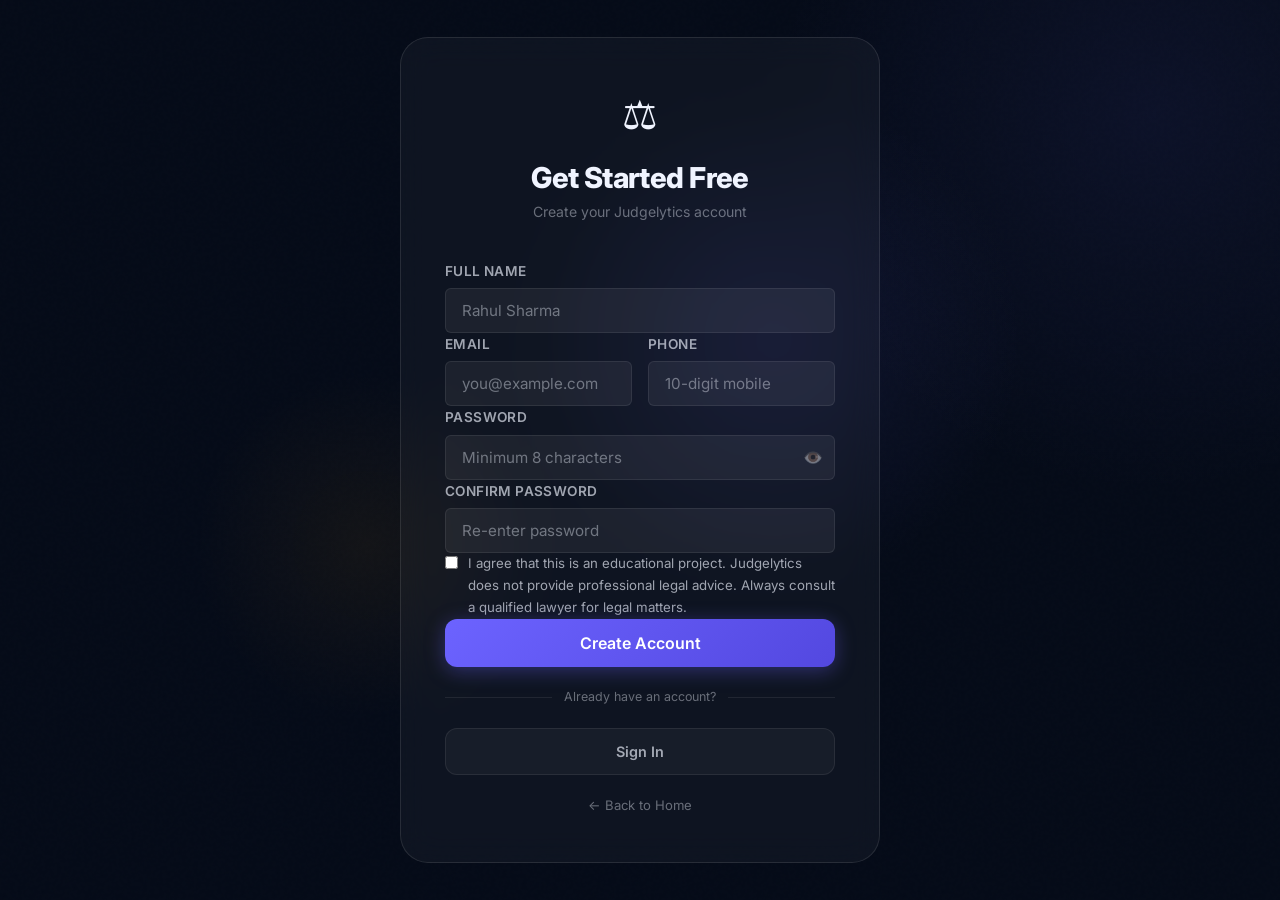
<file: frontend/register.html>
<!DOCTYPE html>
<html lang="en">
<head>
  <meta charset="UTF-8" />
  <meta name="viewport" content="width=device-width, initial-scale=1.0" />
  <title>Create Account — Judgelytics</title>
  <meta name="description" content="Create your free Judgelytics account and start analyzing your consumer case with AI." />
  <link rel="stylesheet" href="css/styles.css" />
  <style>
    .auth-card { max-width: 480px; }

    .password-strength { margin-top: 6px; }
    .strength-bar { display: flex; gap: 4px; margin-bottom: 4px; }
    .strength-seg {
      flex: 1; height: 3px; border-radius: 2px;
      background: var(--border);
      transition: background 0.3s;
    }
    .strength-seg.filled-weak   { background: var(--danger); }
    .strength-seg.filled-medium { background: var(--accent); }
    .strength-seg.filled-strong { background: var(--success); }
    .strength-label { font-size: 0.75rem; color: var(--text-muted); }
  </style>
</head>
<body>

<div style="position:fixed;inset:0;pointer-events:none;z-index:0;">
  <div style="position:absolute;top:10%;right:20%;width:500px;height:500px;border-radius:50%;background:radial-gradient(circle,rgba(108,99,255,0.1) 0%,transparent 70%);"></div>
  <div style="position:absolute;bottom:20%;left:15%;width:350px;height:350px;border-radius:50%;background:radial-gradient(circle,rgba(245,158,11,0.06) 0%,transparent 70%);"></div>
</div>

<div class="auth-page" style="position:relative;z-index:1;">
  <div class="auth-card card card-lg animate-in">

    <div class="auth-logo">
      <div style="font-size:2.5rem;">⚖️</div>
      <h1>Get Started Free</h1>
      <p>Create your Judgelytics account</p>
    </div>

    <div id="formAlert" style="display:none;" class="mb-16"></div>

    <form id="registerForm">
      <div class="flex-col gap-14">

        <div class="form-group">
          <label class="form-label" for="name">Full Name</label>
          <input class="form-control" type="text" id="name" name="name"
                 placeholder="Rahul Sharma" required autocomplete="name" />
        </div>

        <div class="form-row">
          <div class="form-group">
            <label class="form-label" for="email">Email</label>
            <input class="form-control" type="email" id="email" name="email"
                   placeholder="you@example.com" required autocomplete="email" />
          </div>
          <div class="form-group">
            <label class="form-label" for="phone">Phone</label>
            <input class="form-control" type="tel" id="phone" name="phone"
                   placeholder="10-digit mobile" pattern="[0-9]{10}" maxlength="10" />
          </div>
        </div>

        <div class="form-group">
          <label class="form-label" for="password">Password</label>
          <div style="position:relative;">
            <input class="form-control" type="password" id="password" name="password"
                   placeholder="Minimum 8 characters" required autocomplete="new-password"
                   oninput="checkStrength()" />
            <button type="button" id="togglePwd"
                    style="position:absolute;right:12px;top:50%;transform:translateY(-50%);background:none;border:none;color:var(--text-muted);cursor:pointer;font-size:1rem;">👁️</button>
          </div>

          <div class="password-strength" id="strengthWrap" style="display:none;">
            <div class="strength-bar">
              <div class="strength-seg" id="s1"></div>
              <div class="strength-seg" id="s2"></div>
              <div class="strength-seg" id="s3"></div>
              <div class="strength-seg" id="s4"></div>
            </div>
            <span class="strength-label" id="strengthLabel"></span>
          </div>
        </div>

        <div class="form-group">
          <label class="form-label" for="confirm">Confirm Password</label>
          <input class="form-control" type="password" id="confirm" name="confirm"
                 placeholder="Re-enter password" required autocomplete="new-password" />
        </div>

        <div style="display:flex; gap:10px; align-items:flex-start;">
          <input type="checkbox" id="agree" required
                 style="margin-top:3px; accent-color:var(--primary);" />
          <label for="agree" style="font-size:0.83rem; color:var(--text-secondary); cursor:pointer;">
            I agree that this is an educational project. Judgelytics does not provide professional legal advice. Always consult a qualified lawyer for legal matters.
          </label>
        </div>

        <button type="submit" class="btn btn-primary btn-full btn-lg" id="regBtn">
          <span id="regBtnText">Create Account</span>
          <span id="regSpinner" style="display:none;" class="spinner"></span>
        </button>

      </div>
    </form>

    <div class="auth-sep"><span>Already have an account?</span></div>

    <a href="login.html" class="btn btn-ghost btn-full">Sign In</a>

    <div style="text-align:center; margin-top:16px;">
      <a href="index.html" style="font-size:0.82rem; color:var(--text-muted);">← Back to Home</a>
    </div>

  </div>
</div>

<script src="js/api.js"></script>
<script src="js/auth.js"></script>
<script>
  Auth.requireGuest();

  const pwdInput = document.getElementById('password');
  const segs     = [document.getElementById('s1'), document.getElementById('s2'),
                    document.getElementById('s3'), document.getElementById('s4')];
  const strengthLabel = document.getElementById('strengthLabel');
  const strengthWrap  = document.getElementById('strengthWrap');

  document.getElementById('togglePwd').addEventListener('click', function() {
    const isText = pwdInput.type === 'text';
    pwdInput.type = isText ? 'password' : 'text';
    this.textContent = isText ? '👁️' : '🙈';
  });

  function checkStrength() {
    const val = pwdInput.value;
    if (!val) { strengthWrap.style.display = 'none'; return; }
    strengthWrap.style.display = '';

    let score = 0;
    if (val.length >= 8)  score++;
    if (/[A-Z]/.test(val)) score++;
    if (/[0-9]/.test(val)) score++;
    if (/[^a-zA-Z0-9]/.test(val)) score++;

    const classMap = { 1: 'filled-weak', 2: 'filled-medium', 3: 'filled-medium', 4: 'filled-strong' };
    const labels   = { 1: '⚠️ Weak', 2: '🔶 Fair', 3: '🔷 Good', 4: '✅ Strong' };
    const cls = classMap[score] || '';

    segs.forEach((s, i) => {
      s.className = 'strength-seg' + (i < score ? ` ${cls}` : '');
    });
    strengthLabel.textContent = labels[score] || '';
  }

  function showAlert(msg, type = 'error') {
    const el = document.getElementById('formAlert');
    const colors = { error: 'rgba(239,68,68,0.12)', success: 'rgba(16,185,129,0.12)' };
    const textC  = { error: 'var(--danger-light)', success: 'var(--success)' };
    el.style.cssText = `display:block;background:${colors[type]};border:1px solid ${textC[type]}40;color:${textC[type]};padding:12px 16px;border-radius:var(--radius-sm);font-size:.875rem;`;
    el.textContent = msg;
  }

  function setLoading(on) {
    document.getElementById('regBtn').disabled = on;
    document.getElementById('regBtnText').textContent = on ? 'Creating…' : 'Create Account';
    document.getElementById('regSpinner').style.display = on ? '' : 'none';
  }

  document.getElementById('registerForm').addEventListener('submit', async (e) => {
    e.preventDefault();
    document.getElementById('formAlert').style.display = 'none';

    const name     = document.getElementById('name').value.trim();
    const email    = document.getElementById('email').value.trim();
    const phone    = document.getElementById('phone').value.trim();
    const password = pwdInput.value;
    const confirm  = document.getElementById('confirm').value;

    if (!name || !email || !password) { showAlert('Please fill all required fields.'); return; }
    if (password.length < 8) { showAlert('Password must be at least 8 characters.'); return; }
    if (password !== confirm) { showAlert('Passwords do not match.'); return; }

    setLoading(true);
    try {
      const data = await AuthAPI.register(name, email, phone || null, password);
      Auth.login(data);
      Toast.success('Account created!', `Welcome to Judgelytics, ${name.split(' ')[0]}!`);
      setTimeout(() => window.location.href = 'dashboard.html', 900);
    } catch (err) {
      showAlert(err.message || 'Registration failed. Please try again.');
    } finally {
      setLoading(false);
    }
  });
</script>
</body>
</html>
</file>
<file: frontend/css/styles.css>
/* ═══════════════════════════════════════════════════════════════════
   JUDGELYTICS — Complete Design System
   Dark legal theme with glassmorphism, electric indigo + gold palette
═══════════════════════════════════════════════════════════════════ */

@import url('https://fonts.googleapis.com/css2?family=Inter:wght@300;400;500;600;700;800;900&family=Crimson+Pro:ital,wght@0,400;0,600;1,400&display=swap');

/* ─── CSS Custom Properties ─────────────────────────────────────────── */
:root {
  --bg-primary:    #050B18;
  --bg-secondary:  #0A1628;
  --bg-card:       rgba(255, 255, 255, 0.04);
  --bg-card-hover: rgba(255, 255, 255, 0.07);
  --bg-input:      rgba(255, 255, 255, 0.06);

  --primary:       #6C63FF;
  --primary-light: #8B85FF;
  --primary-dark:  #5348E0;
  --primary-glow:  rgba(108, 99, 255, 0.35);

  --accent:        #F59E0B;
  --accent-light:  #FCD34D;
  --accent-glow:   rgba(245, 158, 11, 0.3);

  --success:       #10B981;
  --success-light: #34D399;
  --success-bg:    rgba(16, 185, 129, 0.12);

  --danger:        #EF4444;
  --danger-light:  #F87171;
  --danger-bg:     rgba(239, 68, 68, 0.12);

  --warning:       #F59E0B;
  --warning-bg:    rgba(245, 158, 11, 0.12);

  --text-primary:   #F0F4FF;
  --text-secondary: rgba(240, 244, 255, 0.65);
  --text-muted:     rgba(240, 244, 255, 0.4);

  --border:        rgba(255, 255, 255, 0.08);
  --border-focus:  rgba(108, 99, 255, 0.5);

  --glass-bg:      rgba(10, 22, 40, 0.7);
  --glass-border:  rgba(255, 255, 255, 0.1);

  --radius-sm:  6px;
  --radius:     12px;
  --radius-lg:  20px;
  --radius-xl:  28px;

  --shadow-sm:   0 2px 8px rgba(0,0,0,0.3);
  --shadow:      0 8px 32px rgba(0,0,0,0.4);
  --shadow-lg:   0 24px 64px rgba(0,0,0,0.5);
  --shadow-glow: 0 0 40px var(--primary-glow);

  --transition: 0.22s cubic-bezier(0.4, 0, 0.2, 1);
  --transition-slow: 0.4s cubic-bezier(0.4, 0, 0.2, 1);

  --nav-h: 68px;
}

/* ─── Reset & Base ───────────────────────────────────────────────────── */
*, *::before, *::after { box-sizing: border-box; margin: 0; padding: 0; }

html { scroll-behavior: smooth; font-size: 16px; }

body {
  font-family: 'Inter', system-ui, sans-serif;
  background: var(--bg-primary);
  color: var(--text-primary);
  line-height: 1.65;
  min-height: 100vh;
  -webkit-font-smoothing: antialiased;
  overflow-x: hidden;
}

/* Subtle grain texture overlay */
body::before {
  content: '';
  position: fixed;
  inset: 0;
  background-image: url("data:image/svg+xml,%3Csvg viewBox='0 0 256 256' xmlns='http://www.w3.org/2000/svg'%3E%3Cfilter id='noise'%3E%3CfeTurbulence type='fractalNoise' baseFrequency='0.9' numOctaves='4' stitchTiles='stitch'/%3E%3C/filter%3E%3Crect width='100%25' height='100%25' filter='url(%23noise)' opacity='0.03'/%3E%3C/svg%3E");
  pointer-events: none;
  z-index: 0;
  opacity: 0.4;
}

/* Global gradient orbs */
body::after {
  content: '';
  position: fixed;
  top: -30%;
  right: -20%;
  width: 60vw;
  height: 60vw;
  background: radial-gradient(circle, rgba(108, 99, 255, 0.07) 0%, transparent 70%);
  pointer-events: none;
  z-index: 0;
}

a { color: var(--primary-light); text-decoration: none; transition: color var(--transition); }
a:hover { color: var(--primary); }

img { display: block; max-width: 100%; }

/* ─── Typography ──────────────────────────────────────────────────────── */
h1, h2, h3, h4, h5 {
  font-weight: 700;
  line-height: 1.25;
  letter-spacing: -0.02em;
}

h1 { font-size: clamp(2.2rem, 5vw, 3.8rem); }
h2 { font-size: clamp(1.7rem, 3.5vw, 2.4rem); }
h3 { font-size: 1.3rem; }
h4 { font-size: 1.05rem; }

.serif { font-family: 'Crimson Pro', Georgia, serif; }

.text-sm    { font-size: 0.85rem; }
.text-xs    { font-size: 0.75rem; }
.text-muted { color: var(--text-muted); }
.text-secondary { color: var(--text-secondary); }
.text-primary-c { color: var(--primary); }
.text-accent  { color: var(--accent); }
.text-success { color: var(--success); }
.text-danger  { color: var(--danger); }
.fw-600 { font-weight: 600; }
.fw-700 { font-weight: 700; }

/* ─── Layout Utilities ────────────────────────────────────────────────── */
.container {
  max-width: 1200px;
  margin: 0 auto;
  padding: 0 24px;
}
.container-sm { max-width: 760px; margin: 0 auto; padding: 0 24px; }

.flex { display: flex; }
.flex-center { display: flex; align-items: center; justify-content: center; }
.flex-between { display: flex; align-items: center; justify-content: space-between; }
.flex-col { display: flex; flex-direction: column; }
.gap-4 { gap: 4px; } .gap-8 { gap: 8px; } .gap-12 { gap: 12px; }
.gap-16 { gap: 16px; } .gap-24 { gap: 24px; } .gap-32 { gap: 32px; }

.grid-2 { display: grid; grid-template-columns: repeat(2, 1fr); gap: 20px; }
.grid-3 { display: grid; grid-template-columns: repeat(3, 1fr); gap: 20px; }
.grid-4 { display: grid; grid-template-columns: repeat(4, 1fr); gap: 20px; }

.mt-8  { margin-top: 8px; }
.mt-12 { margin-top: 12px; }
.mt-16 { margin-top: 16px; }
.mt-24 { margin-top: 24px; }
.mt-32 { margin-top: 32px; }
.mt-48 { margin-top: 48px; }
.mb-8  { margin-bottom: 8px; }
.mb-16 { margin-bottom: 16px; }
.mb-24 { margin-bottom: 24px; }
.mb-32 { margin-bottom: 32px; }

.page-pad { padding-top: calc(var(--nav-h) + 40px); padding-bottom: 80px; }
.section-pad { padding: 80px 0; }
.w-full { width: 100%; }
.text-center { text-align: center; }

/* ─── Glass Card ──────────────────────────────────────────────────────── */
.card {
  background: var(--bg-card);
  border: 1px solid var(--glass-border);
  border-radius: var(--radius-lg);
  padding: 28px;
  backdrop-filter: blur(16px);
  -webkit-backdrop-filter: blur(16px);
  transition: background var(--transition), box-shadow var(--transition), transform var(--transition);
  position: relative;
  overflow: hidden;
  z-index: 1;
}

.card::before {
  content: '';
  position: absolute;
  top: 0; left: 0; right: 0;
  height: 1px;
  background: linear-gradient(90deg, transparent, rgba(108, 99, 255, 0.5), transparent);
  opacity: 0;
  transition: opacity var(--transition);
}

.card:hover { background: var(--bg-card-hover); box-shadow: var(--shadow); }
.card:hover::before { opacity: 1; }

.card-sm { padding: 20px; border-radius: var(--radius); }
.card-lg { padding: 40px; border-radius: var(--radius-xl); }

/* ─── Buttons ─────────────────────────────────────────────────────────── */
.btn {
  display: inline-flex;
  align-items: center;
  gap: 8px;
  padding: 11px 22px;
  border: none;
  border-radius: var(--radius);
  font-family: 'Inter', sans-serif;
  font-size: 0.9rem;
  font-weight: 600;
  cursor: pointer;
  transition: all var(--transition);
  text-decoration: none;
  white-space: nowrap;
  position: relative;
  overflow: hidden;
}

.btn::before {
  content: '';
  position: absolute;
  inset: 0;
  background: rgba(255,255,255,0.08);
  opacity: 0;
  transition: opacity var(--transition);
}

.btn:hover::before { opacity: 1; }

.btn-primary {
  background: linear-gradient(135deg, var(--primary) 0%, var(--primary-dark) 100%);
  color: #fff;
  box-shadow: 0 4px 20px var(--primary-glow);
}
.btn-primary:hover {
  transform: translateY(-2px);
  box-shadow: 0 8px 32px var(--primary-glow);
  color: #fff;
}

.btn-accent {
  background: linear-gradient(135deg, var(--accent) 0%, #D97706 100%);
  color: #050B18;
  font-weight: 700;
  box-shadow: 0 4px 20px var(--accent-glow);
}
.btn-accent:hover {
  transform: translateY(-2px);
  box-shadow: 0 8px 32px var(--accent-glow);
  color: #050B18;
}

.btn-outline {
  background: transparent;
  border: 1px solid var(--border-focus);
  color: var(--primary-light);
}
.btn-outline:hover {
  background: var(--primary-glow);
  border-color: var(--primary);
  color: #fff;
}

.btn-ghost {
  background: var(--bg-card);
  border: 1px solid var(--border);
  color: var(--text-secondary);
}
.btn-ghost:hover {
  border-color: var(--primary);
  color: var(--text-primary);
}

.btn-danger {
  background: var(--danger-bg);
  border: 1px solid rgba(239,68,68,0.3);
  color: var(--danger-light);
}
.btn-danger:hover { background: rgba(239,68,68,0.2); color: #fff; }

.btn-sm { padding: 8px 16px; font-size: 0.82rem; border-radius: var(--radius-sm); }
.btn-lg { padding: 14px 32px; font-size: 1rem; border-radius: var(--radius); }
.btn-xl { padding: 16px 40px; font-size: 1.05rem; border-radius: var(--radius); }
.btn-full { width: 100%; justify-content: center; }

.btn:disabled {
  opacity: 0.45;
  cursor: not-allowed;
  transform: none !important;
}

/* ─── Form Elements ────────────────────────────────────────────────────── */
.form-group { display: flex; flex-direction: column; gap: 6px; }

.form-label {
  font-size: 0.85rem;
  font-weight: 600;
  color: var(--text-secondary);
  letter-spacing: 0.03em;
  text-transform: uppercase;
}

.form-control {
  background: var(--bg-input);
  border: 1px solid var(--border);
  border-radius: var(--radius-sm);
  padding: 12px 16px;
  color: var(--text-primary);
  font-family: 'Inter', sans-serif;
  font-size: 0.95rem;
  transition: border-color var(--transition), box-shadow var(--transition), background var(--transition);
  outline: none;
  width: 100%;
}

.form-control::placeholder { color: var(--text-muted); }

.form-control:focus {
  border-color: var(--primary);
  background: rgba(108, 99, 255, 0.06);
  box-shadow: 0 0 0 3px var(--primary-glow);
}

textarea.form-control { resize: vertical; min-height: 120px; }

select.form-control {
  cursor: pointer;
  appearance: none;
  background-image: url("data:image/svg+xml,%3Csvg xmlns='http://www.w3.org/2000/svg' width='12' height='8' viewBox='0 0 12 8'%3E%3Cpath d='M1 1l5 5 5-5' stroke='rgba(240,244,255,0.4)' stroke-width='1.5' fill='none'/%3E%3C/svg%3E");
  background-repeat: no-repeat;
  background-position: right 14px center;
  padding-right: 40px;
}

select.form-control option { background: var(--bg-secondary); color: var(--text-primary); }

.form-error {
  font-size: 0.8rem;
  color: var(--danger-light);
  display: flex;
  align-items: center;
  gap: 4px;
}

.form-hint { font-size: 0.8rem; color: var(--text-muted); }

.form-row { display: grid; grid-template-columns: 1fr 1fr; gap: 16px; }

/* ─── Navigation ─────────────────────────────────────────────────────── */
.navbar {
  position: fixed;
  top: 0;
  left: 0;
  right: 0;
  height: var(--nav-h);
  z-index: 1000;
  background: rgba(5, 11, 24, 0.85);
  backdrop-filter: blur(20px);
  border-bottom: 1px solid var(--border);
  transition: box-shadow var(--transition);
}

.navbar.scrolled { box-shadow: 0 4px 32px rgba(0,0,0,0.4); }

.navbar-inner {
  display: flex;
  align-items: center;
  justify-content: space-between;
  height: 100%;
  max-width: 1200px;
  margin: 0 auto;
  padding: 0 24px;
}

.navbar-brand {
  display: flex;
  align-items: center;
  gap: 10px;
  font-size: 1.25rem;
  font-weight: 800;
  color: var(--text-primary);
  text-decoration: none;
  letter-spacing: -0.03em;
}

.navbar-brand .brand-icon {
  width: 36px;
  height: 36px;
  background: linear-gradient(135deg, var(--primary), var(--primary-dark));
  border-radius: 10px;
  display: flex;
  align-items: center;
  justify-content: center;
  font-size: 18px;
  box-shadow: 0 4px 16px var(--primary-glow);
}

.navbar-brand .brand-name span { color: var(--accent); }

.navbar-links {
  display: flex;
  align-items: center;
  gap: 4px;
  list-style: none;
}

.navbar-links a {
  display: flex;
  align-items: center;
  gap: 6px;
  padding: 8px 14px;
  border-radius: var(--radius-sm);
  font-size: 0.88rem;
  font-weight: 500;
  color: var(--text-secondary);
  transition: all var(--transition);
}

.navbar-links a:hover,
.navbar-links a.active {
  background: var(--bg-card);
  color: var(--text-primary);
}

.navbar-links a.active { color: var(--primary-light); }

.navbar-actions { display: flex; align-items: center; gap: 10px; }

/* ─── Badge ───────────────────────────────────────────────────────────── */
.badge {
  display: inline-flex;
  align-items: center;
  gap: 4px;
  padding: 3px 10px;
  border-radius: 20px;
  font-size: 0.72rem;
  font-weight: 700;
  letter-spacing: 0.04em;
  text-transform: uppercase;
}

.badge-primary { background: var(--primary-glow); color: var(--primary-light); border: 1px solid rgba(108,99,255,0.3); }
.badge-success { background: var(--success-bg); color: var(--success); border: 1px solid rgba(16,185,129,0.3); }
.badge-danger  { background: var(--danger-bg);  color: var(--danger-light); border: 1px solid rgba(239,68,68,0.3); }
.badge-accent  { background: var(--accent-glow); color: var(--accent); border: 1px solid rgba(245,158,11,0.3); }
.badge-muted   { background: rgba(255,255,255,0.06); color: var(--text-muted); border: 1px solid var(--border); }

/* ─── Tags ───────────────────────────────────────────────────────────── */
.tag {
  display: inline-flex;
  align-items: center;
  padding: 4px 10px;
  border-radius: 4px;
  font-size: 0.75rem;
  font-weight: 500;
  background: rgba(108, 99, 255, 0.1);
  color: var(--primary-light);
  border: 1px solid rgba(108, 99, 255, 0.2);
}

/* ─── Progress / Gauge ────────────────────────────────────────────────── */
.progress-bar {
  height: 6px;
  border-radius: 3px;
  background: var(--border);
  overflow: hidden;
}

.progress-fill {
  height: 100%;
  border-radius: 3px;
  background: linear-gradient(90deg, var(--primary), var(--primary-light));
  transition: width 1s cubic-bezier(0.4, 0, 0.2, 1);
}

.progress-fill.success { background: linear-gradient(90deg, var(--success), var(--success-light)); }
.progress-fill.danger  { background: linear-gradient(90deg, var(--danger), var(--danger-light)); }
.progress-fill.accent  { background: linear-gradient(90deg, var(--accent), var(--accent-light)); }

/* ─── Loader / Spinner ────────────────────────────────────────────────── */
.spinner {
  width: 20px; height: 20px;
  border: 2px solid var(--border);
  border-top-color: var(--primary);
  border-radius: 50%;
  animation: spin 0.7s linear infinite;
}

.spinner-lg { width: 40px; height: 40px; border-width: 3px; }

@keyframes spin { to { transform: rotate(360deg); } }

.loading-overlay {
  position: fixed;
  inset: 0;
  background: rgba(5,11,24,0.75);
  display: flex;
  align-items: center;
  justify-content: center;
  z-index: 9999;
  backdrop-filter: blur(4px);
  opacity: 0;
  pointer-events: none;
  transition: opacity var(--transition);
}

.loading-overlay.active { opacity: 1; pointer-events: all; }

/* ─── Toast Notifications ─────────────────────────────────────────────── */
.toast-container {
  position: fixed;
  top: calc(var(--nav-h) + 16px);
  right: 20px;
  z-index: 9000;
  display: flex;
  flex-direction: column;
  gap: 10px;
  max-width: 380px;
}

.toast {
  display: flex;
  align-items: flex-start;
  gap: 12px;
  padding: 14px 18px;
  border-radius: var(--radius);
  background: var(--glass-bg);
  border: 1px solid var(--glass-border);
  backdrop-filter: blur(20px);
  box-shadow: var(--shadow);
  animation: toastIn 0.3s ease forwards;
  position: relative;
  overflow: hidden;
}

.toast::before {
  content: '';
  position: absolute;
  left: 0; top: 0; bottom: 0;
  width: 3px;
}

.toast.success::before { background: var(--success); }
.toast.error::before   { background: var(--danger); }
.toast.info::before    { background: var(--primary); }
.toast.warning::before { background: var(--accent); }

.toast-icon { font-size: 1.1rem; flex-shrink: 0; margin-top: 1px; }
.toast-body { flex: 1; }
.toast-title { font-weight: 600; font-size: 0.88rem; }
.toast-msg { font-size: 0.82rem; color: var(--text-secondary); margin-top: 2px; }
.toast-close { background: none; border: none; color: var(--text-muted); cursor: pointer; font-size: 16px; padding: 0; transition: color var(--transition); }
.toast-close:hover { color: var(--text-primary); }

@keyframes toastIn { from { opacity: 0; transform: translateX(40px); } to { opacity: 1; transform: translateX(0); } }
@keyframes toastOut { to { opacity: 0; transform: translateX(40px); height: 0; padding: 0; margin: 0; } }

.toast.removing { animation: toastOut 0.3s ease forwards; }

/* ─── Hero Section ────────────────────────────────────────────────────── */
.hero {
  min-height: 100vh;
  display: flex;
  align-items: center;
  position: relative;
  overflow: hidden;
}

.hero-bg {
  position: absolute;
  inset: 0;
  background:
    radial-gradient(ellipse 60% 50% at 70% 40%, rgba(108, 99, 255, 0.12) 0%, transparent 70%),
    radial-gradient(ellipse 50% 60% at 20% 70%, rgba(245, 158, 11, 0.06) 0%, transparent 70%);
}

.hero-content { position: relative; z-index: 1; }

.hero-badge {
  display: inline-flex;
  align-items: center;
  gap: 8px;
  padding: 6px 16px;
  border-radius: 20px;
  border: 1px solid rgba(108, 99, 255, 0.4);
  background: rgba(108, 99, 255, 0.1);
  color: var(--primary-light);
  font-size: 0.82rem;
  font-weight: 600;
  letter-spacing: 0.05em;
  text-transform: uppercase;
  margin-bottom: 28px;
}

.hero-title {
  font-size: clamp(2.8rem, 6vw, 5rem);
  font-weight: 900;
  line-height: 1.08;
  letter-spacing: -0.04em;
  margin-bottom: 24px;
}

.hero-title .gradient-text {
  background: linear-gradient(135deg, var(--primary-light) 0%, var(--accent) 100%);
  -webkit-background-clip: text;
  -webkit-text-fill-color: transparent;
  background-clip: text;
}

.hero-desc {
  font-size: 1.15rem;
  color: var(--text-secondary);
  max-width: 560px;
  margin-bottom: 40px;
  line-height: 1.75;
}

.hero-stats {
  display: flex;
  gap: 40px;
  margin-top: 48px;
  padding-top: 40px;
  border-top: 1px solid var(--border);
}

.hero-stat-num {
  font-size: 2rem;
  font-weight: 800;
  color: var(--primary-light);
  letter-spacing: -0.03em;
}

.hero-stat-label { font-size: 0.82rem; color: var(--text-muted); margin-top: 2px; }

/* ─── Features Grid ───────────────────────────────────────────────────── */
.feature-card {
  position: relative;
  overflow: hidden;
}

.feature-icon {
  width: 52px; height: 52px;
  border-radius: 14px;
  background: linear-gradient(135deg, var(--primary-glow), rgba(108,99,255,0.05));
  border: 1px solid rgba(108,99,255,0.2);
  display: flex;
  align-items: center;
  justify-content: center;
  font-size: 1.5rem;
  margin-bottom: 20px;
  transition: transform var(--transition), box-shadow var(--transition);
}

.feature-card:hover .feature-icon {
  transform: scale(1.08);
  box-shadow: 0 8px 24px var(--primary-glow);
}

.feature-title { margin-bottom: 10px; }

.feature-desc { color: var(--text-secondary); font-size: 0.92rem; line-height: 1.7; }

/* ─── Auth Pages ──────────────────────────────────────────────────────── */
.auth-page {
  min-height: 100vh;
  display: flex;
  align-items: center;
  justify-content: center;
  padding: 24px;
  position: relative;
}

.auth-card {
  width: 100%;
  max-width: 440px;
  padding: 44px;
  border-radius: var(--radius-xl);
}

.auth-logo { text-align: center; margin-bottom: 36px; }
.auth-logo h1 { font-size: 1.8rem; font-weight: 800; margin-top: 12px; }
.auth-logo p { color: var(--text-muted); font-size: 0.88rem; margin-top: 4px; }

.auth-sep { display: flex; align-items: center; gap: 12px; margin: 20px 0; }
.auth-sep::before, .auth-sep::after { content: ''; flex: 1; height: 1px; background: var(--border); }
.auth-sep span { font-size: 0.78rem; color: var(--text-muted); white-space: nowrap; }

/* ─── Dashboard ───────────────────────────────────────────────────────── */
.stat-card {
  display: flex;
  align-items: flex-start;
  gap: 16px;
  padding: 24px;
}

.stat-icon {
  width: 48px; height: 48px;
  border-radius: 12px;
  display: flex; align-items: center; justify-content: center;
  font-size: 1.4rem;
  flex-shrink: 0;
}

.stat-num {
  font-size: 2rem;
  font-weight: 800;
  letter-spacing: -0.03em;
  line-height: 1;
}

.stat-label { font-size: 0.82rem; color: var(--text-muted); margin-top: 4px; }

/* ─── Case Card ───────────────────────────────────────────────────────── */
.case-card {
  cursor: pointer;
  transition: all var(--transition);
}

.case-card:hover { transform: translateY(-3px); }

.outcome-allowed  { color: var(--success); }
.outcome-dismissed { color: var(--danger-light); }
.outcome-partial  { color: var(--accent); }

/* ─── Upload Zone ─────────────────────────────────────────────────────── */
.upload-zone {
  border: 2px dashed var(--border);
  border-radius: var(--radius);
  padding: 36px 24px;
  text-align: center;
  cursor: pointer;
  transition: all var(--transition);
  background: var(--bg-input);
}

.upload-zone:hover, .upload-zone.drag-over {
  border-color: var(--primary);
  background: rgba(108, 99, 255, 0.06);
}

.upload-icon { font-size: 2.5rem; margin-bottom: 12px; }
.upload-title { font-weight: 600; margin-bottom: 6px; }
.upload-sub { color: var(--text-muted); font-size: 0.85rem; }

/* ─── Win Probability Gauge ───────────────────────────────────────────── */
.gauge-wrapper {
  display: flex;
  flex-direction: column;
  align-items: center;
  gap: 16px;
}

.gauge-svg { width: 220px; height: 130px; }

.gauge-value {
  font-size: 3rem;
  font-weight: 900;
  letter-spacing: -0.04em;
  line-height: 1;
}

.gauge-label { font-size: 0.82rem; color: var(--text-muted); text-align: center; }

/* ─── Legal Section Card ──────────────────────────────────────────────── */
.section-card {
  border-left: 3px solid var(--primary);
  padding-left: 20px;
  transition: all var(--transition);
}

.section-card:hover { border-left-color: var(--accent); }

.section-act {
  font-size: 0.72rem;
  font-weight: 700;
  text-transform: uppercase;
  letter-spacing: 0.06em;
  color: var(--primary-light);
  margin-bottom: 4px;
}

.section-number {
  font-weight: 700;
  color: var(--text-primary);
  margin-bottom: 4px;
}

.section-title { color: var(--accent); font-size: 0.95rem; margin-bottom: 8px; }
.section-desc { color: var(--text-secondary); font-size: 0.88rem; line-height: 1.65; }

/* ─── Judgement Card ────────────────────────────────────────────────────── */
.judgement-card { cursor: pointer; }

.judgement-court {
  font-size: 0.75rem;
  color: var(--text-muted);
  text-transform: uppercase;
  letter-spacing: 0.05em;
}

.judgement-title { font-weight: 700; margin: 6px 0; font-size: 0.95rem; }

.judgement-principle {
  font-family: 'Crimson Pro', Georgia, serif;
  font-style: italic;
  color: var(--text-secondary);
  font-size: 1rem;
  line-height: 1.55;
  border-left: 2px solid var(--accent);
  padding-left: 12px;
  margin: 12px 0;
}

/* ─── Chat ────────────────────────────────────────────────────────────── */
.chat-page {
  display: flex;
  height: calc(100vh - var(--nav-h));
  margin-top: var(--nav-h);
  overflow: hidden;
}

.chat-main { flex: 1; display: flex; flex-direction: column; overflow: hidden; }

.chat-messages {
  flex: 1;
  overflow-y: auto;
  padding: 32px 20px;
  display: flex;
  flex-direction: column;
  gap: 20px;
  scrollbar-width: thin;
  scrollbar-color: var(--border) transparent;
}

.chat-messages::-webkit-scrollbar { width: 4px; }
.chat-messages::-webkit-scrollbar-thumb { background: var(--border); border-radius: 2px; }

.msg-row {
  display: flex;
  gap: 12px;
  max-width: 820px;
  align-self: flex-start;
  animation: msgIn 0.3s ease forwards;
}

.msg-row.user { align-self: flex-end; flex-direction: row-reverse; }

@keyframes msgIn { from { opacity: 0; transform: translateY(12px); } to { opacity: 1; transform: translateY(0); } }

.msg-avatar {
  width: 36px; height: 36px;
  border-radius: 10px;
  display: flex; align-items: center; justify-content: center;
  flex-shrink: 0;
  font-size: 18px;
}

.msg-avatar.user-avatar { background: linear-gradient(135deg, var(--primary), var(--primary-dark)); }
.msg-avatar.bot-avatar { background: linear-gradient(135deg, #1a1a2e, #0A1628); border: 1px solid var(--border); }

.msg-bubble {
  padding: 14px 18px;
  border-radius: var(--radius);
  max-width: 600px;
  line-height: 1.65;
  font-size: 0.93rem;
}

.msg-row.user .msg-bubble {
  background: linear-gradient(135deg, var(--primary-dark), var(--primary));
  border-radius: var(--radius) 4px var(--radius) var(--radius);
  color: #fff;
}

.msg-row.assistant .msg-bubble {
  background: var(--bg-card);
  border: 1px solid var(--border);
  border-radius: 4px var(--radius) var(--radius) var(--radius);
  color: var(--text-primary);
}

.msg-bubble p { margin-bottom: 8px; }
.msg-bubble p:last-child { margin-bottom: 0; }
.msg-bubble ul, .msg-bubble ol { padding-left: 20px; margin: 8px 0; }
.msg-bubble li { margin-bottom: 4px; }
.msg-bubble strong { color: var(--accent); }
.msg-bubble table { font-size: 0.82rem; border-collapse: collapse; margin: 8px 0; }
.msg-bubble th, .msg-bubble td { padding: 6px 10px; border: 1px solid var(--border); }
.msg-bubble th { background: var(--bg-secondary); }

.msg-time { font-size: 0.7rem; color: var(--text-muted); margin-top: 4px; text-align: right; }

.chat-input-area {
  padding: 16px 20px;
  border-top: 1px solid var(--border);
  background: rgba(5, 11, 24, 0.8);
  backdrop-filter: blur(10px);
}

.chat-input-row {
  display: flex;
  gap: 10px;
  align-items: flex-end;
  background: var(--bg-input);
  border: 1px solid var(--border);
  border-radius: var(--radius);
  padding: 10px 14px;
  transition: border-color var(--transition), box-shadow var(--transition);
}

.chat-input-row:focus-within {
  border-color: var(--primary);
  box-shadow: 0 0 0 3px var(--primary-glow);
}

.chat-input {
  flex: 1;
  background: none;
  border: none;
  outline: none;
  color: var(--text-primary);
  font-family: 'Inter', sans-serif;
  font-size: 0.95rem;
  resize: none;
  max-height: 120px;
  line-height: 1.5;
}

.chat-input::placeholder { color: var(--text-muted); }

.chat-send-btn {
  width: 36px; height: 36px;
  border-radius: 8px;
  background: linear-gradient(135deg, var(--primary), var(--primary-dark));
  border: none;
  color: #fff;
  font-size: 1rem;
  cursor: pointer;
  display: flex; align-items: center; justify-content: center;
  transition: all var(--transition);
  flex-shrink: 0;
}

.chat-send-btn:hover { transform: scale(1.08); box-shadow: 0 4px 16px var(--primary-glow); }
.chat-send-btn:disabled { opacity: 0.4; cursor: not-allowed; transform: none; }

.chat-typing {
  display: flex;
  gap: 4px;
  align-items: center;
  padding: 12px 16px;
}

.typing-dot {
  width: 7px; height: 7px;
  background: var(--primary-light);
  border-radius: 50%;
  animation: typingBounce 1.2s infinite;
}

.typing-dot:nth-child(2) { animation-delay: 0.2s; }
.typing-dot:nth-child(3) { animation-delay: 0.4s; }

@keyframes typingBounce {
  0%, 60%, 100% { transform: translateY(0); opacity: 0.4; }
  30% { transform: translateY(-8px); opacity: 1; }
}

/* ─── Tabs ────────────────────────────────────────────────────────────── */
.tabs {
  display: flex;
  gap: 4px;
  background: var(--bg-card);
  border-radius: var(--radius);
  padding: 4px;
  border: 1px solid var(--border);
}

.tab-btn {
  flex: 1;
  padding: 9px 16px;
  border: none;
  border-radius: var(--radius-sm);
  background: transparent;
  color: var(--text-muted);
  font-family: 'Inter', sans-serif;
  font-size: 0.85rem;
  font-weight: 600;
  cursor: pointer;
  transition: all var(--transition);
  text-align: center;
}

.tab-btn.active, .tab-btn:hover {
  background: var(--primary);
  color: #fff;
}

.tab-content { display: none; }
.tab-content.active { display: block; }

/* ─── Search Bar ────────────────────────────────────────────────────────── */
.search-bar {
  position: relative;
}

.search-bar input {
  padding-left: 44px;
}

.search-icon {
  position: absolute;
  left: 14px;
  top: 50%;
  transform: translateY(-50%);
  color: var(--text-muted);
  font-size: 1rem;
  pointer-events: none;
}

/* ─── Empty State ──────────────────────────────────────────────────────── */
.empty-state {
  display: flex;
  flex-direction: column;
  align-items: center;
  justify-content: center;
  padding: 60px 24px;
  text-align: center;
}

.empty-icon { font-size: 3.5rem; margin-bottom: 16px; opacity: 0.4; }
.empty-title { font-size: 1.1rem; font-weight: 600; margin-bottom: 8px; }
.empty-sub { color: var(--text-muted); font-size: 0.88rem; max-width: 300px; }

/* ─── Step Indicator ──────────────────────────────────────────────────── */
.steps {
  display: flex;
  align-items: center;
  gap: 0;
  margin-bottom: 40px;
}

.step {
  display: flex;
  align-items: center;
  gap: 8px;
  flex: 1;
  position: relative;
}

.step-num {
  width: 32px; height: 32px;
  border-radius: 50%;
  border: 2px solid var(--border);
  display: flex; align-items: center; justify-content: center;
  font-size: 0.8rem;
  font-weight: 700;
  color: var(--text-muted);
  background: var(--bg-secondary);
  flex-shrink: 0;
  transition: all var(--transition);
}

.step.active .step-num {
  border-color: var(--primary);
  background: var(--primary);
  color: #fff;
  box-shadow: 0 0 16px var(--primary-glow);
}

.step.done .step-num {
  border-color: var(--success);
  background: var(--success);
  color: #fff;
}

.step-label { font-size: 0.8rem; font-weight: 600; color: var(--text-muted); }
.step.active .step-label { color: var(--primary-light); }

.step-line {
  flex: 1;
  height: 1px;
  background: var(--border);
  margin: 0 8px;
}

/* ─── Skeleton Loading ────────────────────────────────────────────────── */
.skeleton {
  background: linear-gradient(90deg, var(--bg-card) 25%, var(--bg-card-hover) 50%, var(--bg-card) 75%);
  background-size: 200% 100%;
  animation: shimmer 1.5s infinite;
  border-radius: var(--radius-sm);
}

@keyframes shimmer { to { background-position: -200% 0; } }

/* ─── Divider ─────────────────────────────────────────────────────────── */
.divider {
  height: 1px;
  background: var(--border);
  margin: 24px 0;
}

/* ─── Scrollbar ────────────────────────────────────────────────────────── */
::-webkit-scrollbar { width: 6px; height: 6px; }
::-webkit-scrollbar-track { background: transparent; }
::-webkit-scrollbar-thumb { background: var(--border); border-radius: 3px; }
::-webkit-scrollbar-thumb:hover { background: rgba(255,255,255,0.15); }

/* ─── Responsive ───────────────────────────────────────────────────────── */
@media (max-width: 900px) {
  .grid-3, .grid-4 { grid-template-columns: repeat(2, 1fr); }
  .form-row { grid-template-columns: 1fr; }
  .hero-stats { gap: 24px; }
}

@media (max-width: 640px) {
  .grid-2, .grid-3, .grid-4 { grid-template-columns: 1fr; }
  .auth-card { padding: 28px 20px; }
  .navbar-links { display: none; }
  .hero-title { font-size: 2.2rem; }
  h2 { font-size: 1.6rem; }
  .container { padding: 0 16px; }
  .card { padding: 20px; }
}

/* ─── Animations ──────────────────────────────────────────────────────── */
@keyframes fadeInUp {
  from { opacity: 0; transform: translateY(24px); }
  to   { opacity: 1; transform: translateY(0); }
}

@keyframes fadeIn {
  from { opacity: 0; }
  to   { opacity: 1; }
}

@keyframes pulse-glow {
  0%, 100% { box-shadow: 0 0 20px var(--primary-glow); }
  50%       { box-shadow: 0 0 40px var(--primary-glow), 0 0 60px rgba(108,99,255,0.15); }
}

.animate-in { animation: fadeInUp 0.5s ease forwards; }
.animate-in-delay-1 { animation: fadeInUp 0.5s 0.1s ease both; }
.animate-in-delay-2 { animation: fadeInUp 0.5s 0.2s ease both; }
.animate-in-delay-3 { animation: fadeInUp 0.5s 0.3s ease both; }
.animate-in-delay-4 { animation: fadeInUp 0.5s 0.4s ease both; }

/* ─── Gradient Text Utility ──────────────────────────────────────────── */
.gradient-text {
  background: linear-gradient(135deg, var(--primary-light) 0%, var(--accent) 100%);
  -webkit-background-clip: text;
  -webkit-text-fill-color: transparent;
  background-clip: text;
}

/* ─── Glow Divider ────────────────────────────────────────────────────── */
.glow-divider {
  height: 1px;
  background: linear-gradient(90deg, transparent, var(--primary-glow), transparent);
  margin: 48px 0;
}

/* ─── Section Header ──────────────────────────────────────────────────── */
.section-header { margin-bottom: 40px; }
.section-header .eyebrow {
  font-size: 0.78rem;
  font-weight: 700;
  text-transform: uppercase;
  letter-spacing: 0.1em;
  color: var(--primary-light);
  margin-bottom: 12px;
}

.section-header h2 { margin-bottom: 12px; }
.section-header p { color: var(--text-secondary); max-width: 540px; }
</file>
